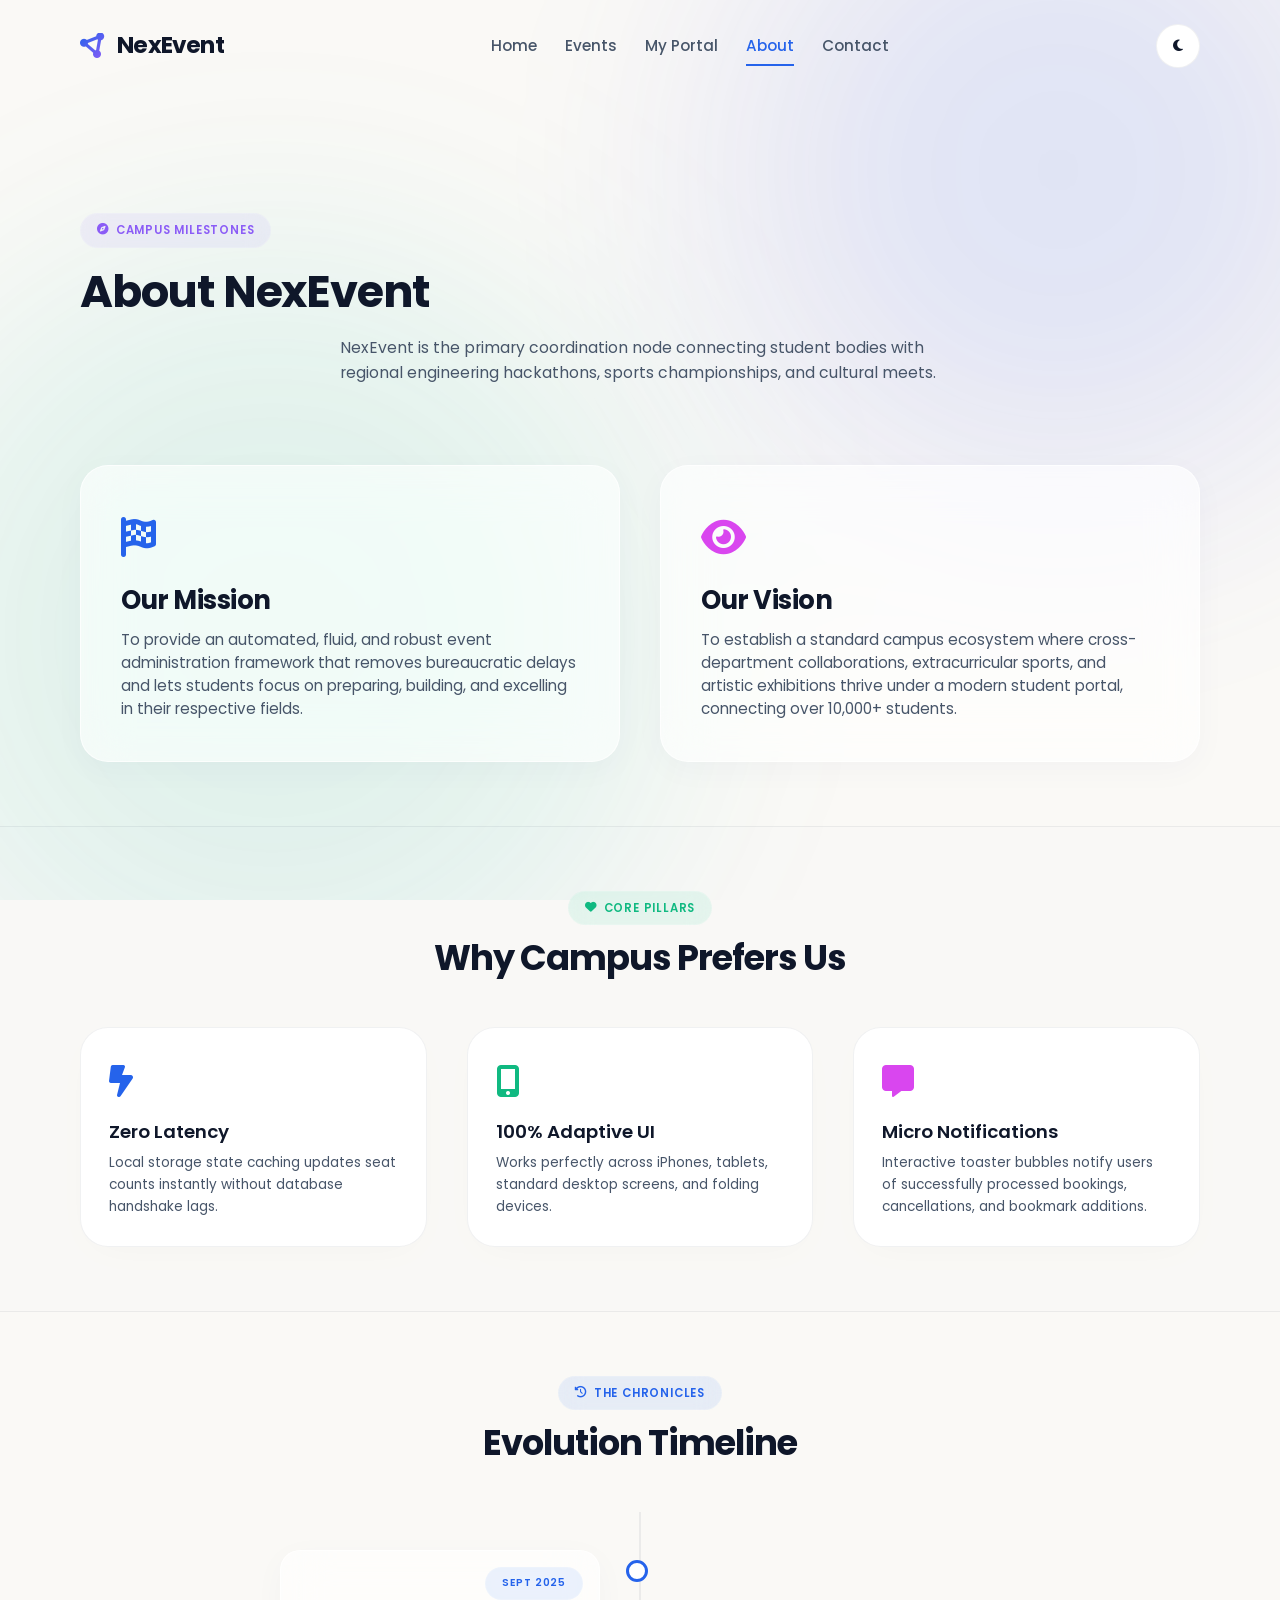
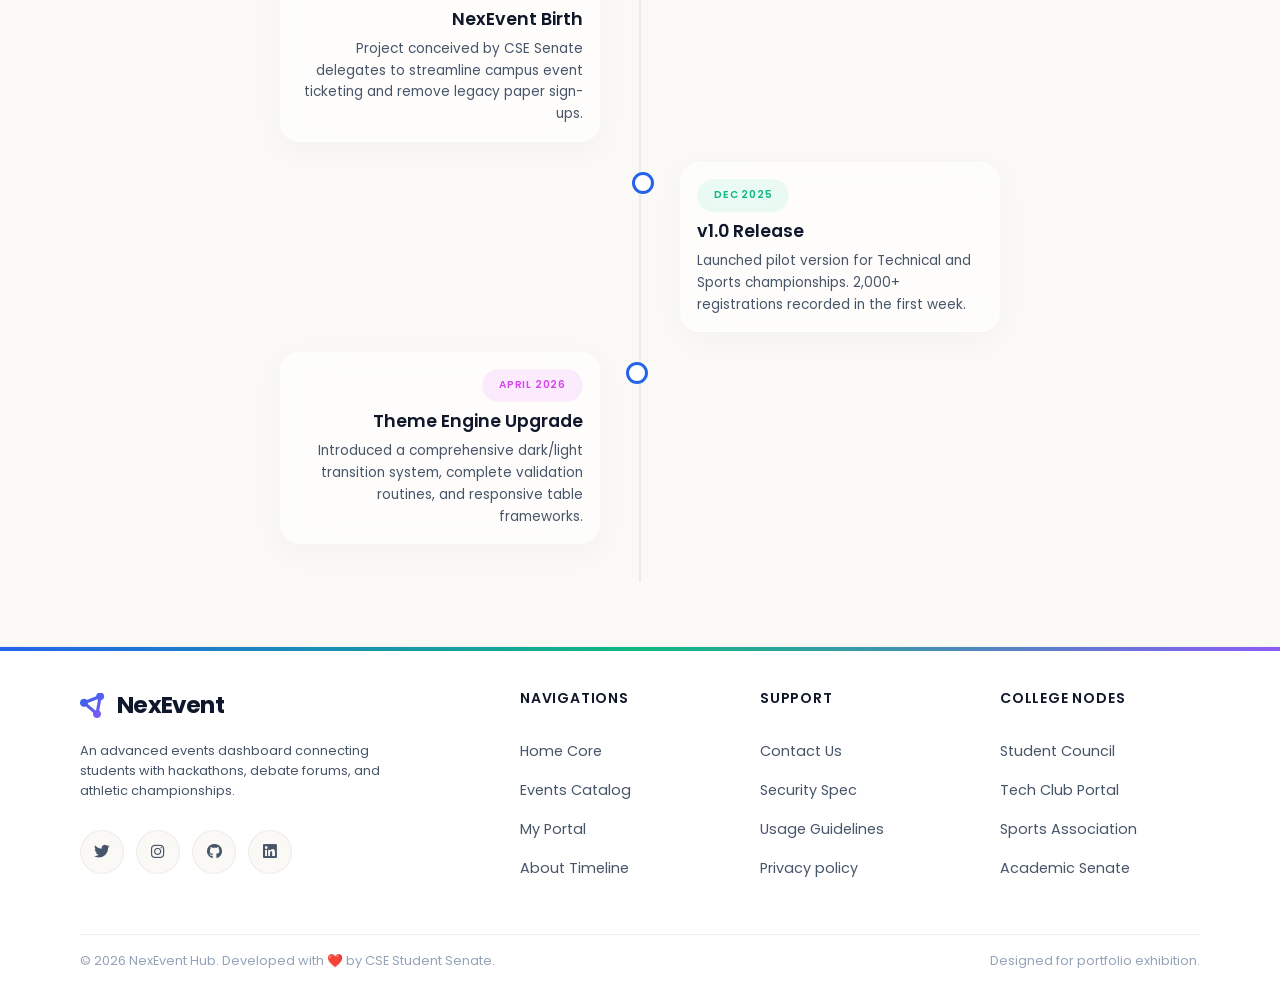
<file: about.html>
<!DOCTYPE html>
<html lang="en" data-theme="light">
<head>
    <meta charset="UTF-8">
    <meta name="viewport" content="width=device-width, initial-scale=1.0">
    <title>About Us — NexEvent Hub</title>
    <!-- Google Fonts -->
    <link rel="preconnect" href="https://fonts.googleapis.com">
    <link rel="preconnect" href="https://fonts.gstatic.com" crossorigin>
    <link href="https://fonts.googleapis.com/css2?family=Poppins:wght@300;400;500;600;700&display=swap" rel="stylesheet">
    <!-- Font Awesome -->
    <link rel="stylesheet" href="https://cdnjs.cloudflare.com/ajax/libs/font-awesome/6.4.0/css/all.min.css">
    <!-- Stylesheets -->
    <link rel="stylesheet" href="css/style.css">
    <style>
        .timeline {
            position: relative;
            max-width: 800px;
            margin: 0 auto;
            padding: var(--spacing-md) 0;
        }
        
        .timeline::after {
            content: '';
            position: absolute;
            width: 2px;
            background-color: var(--border-color);
            top: 0;
            bottom: 0;
            left: 50%;
            margin-left: -1px;
        }

        .timeline-container {
            padding: 10px 40px;
            position: relative;
            background-color: transparent;
            width: 50%;
        }

        .timeline-container::after {
            content: '';
            position: absolute;
            width: 16px;
            height: 16px;
            right: -8px;
            background-color: var(--bg-secondary);
            border: 3px solid var(--primary);
            top: 20px;
            border-radius: 50%;
            z-index: 1;
            transition: all var(--transition-normal);
        }

        .left-timeline {
            left: 0;
            text-align: right;
        }

        .right-timeline {
            left: 50%;
        }

        .right-timeline::after {
            left: -8px;
        }

        .timeline-content {
            padding: var(--spacing-sm);
            position: relative;
            border-radius: var(--radius-md);
        }

        .timeline-container:hover::after {
            background-color: var(--primary);
            transform: scale(1.3);
            box-shadow: 0 0 10px rgba(var(--primary-rgb), 0.5);
        }

        @media (max-width: 768px) {
            .timeline::after {
                left: 31px;
            }
            .timeline-container {
                width: 100%;
                padding-left: 70px;
                padding-right: 25px;
                text-align: left;
            }
            .timeline-container::after {
                left: 23px;
            }
            .left-timeline {
                left: 0;
            }
            .right-timeline {
                left: 0;
            }
        }
    </style>
</head>
<body>

    <!-- Scroll Progress Bar -->
    <div class="scroll-progress-container" aria-hidden="true">
        <div class="scroll-progress-bar"></div>
    </div>

    <!-- Preloader -->
    <div class="preloader">
        <div class="spinner" aria-hidden="true"></div>
        <div class="preloader-text">NEXEVENT STORIES</div>
    </div>

    <!-- Aurora backgrounds -->
    <div class="aurora-container" aria-hidden="true">
        <div class="aurora-mesh aurora-1 animate-aurora-1"></div>
        <div class="aurora-mesh aurora-2 animate-aurora-2"></div>
    </div>

    <!-- Header / Sticky Glass Navbar -->
    <nav class="navbar" aria-label="Main Navigation">
        <div class="container">
            <a href="index.html" class="logo" aria-label="NexEvent Home">
                <i class="fas fa-circle-nodes logo-icon" aria-hidden="true"></i> NexEvent
            </a>
            
            <ul class="nav-menu">
                <li><a href="index.html" class="nav-link">Home</a></li>
                <li><a href="events.html" class="nav-link">Events</a></li>
                <li><a href="my-registration.html" class="nav-link">My Portal</a></li>
                <li><a href="about.html" class="nav-link active">About</a></li>
                <li><a href="contact.html" class="nav-link">Contact</a></li>
            </ul>

            <div class="nav-actions">
                <button class="theme-toggle" aria-label="Toggle Color Theme" type="button">
                    <i class="fas fa-moon" aria-hidden="true"></i>
                    <i class="fas fa-sun" aria-hidden="true"></i>
                </button>
                <button class="hamburger" aria-label="Toggle Mobile Navigation Drawer" aria-expanded="false" type="button">
                    <span aria-hidden="true"></span>
                    <span aria-hidden="true"></span>
                    <span aria-hidden="true"></span>
                </button>
            </div>
        </div>
    </nav>

    <!-- Main Content -->
    <main>
        
        <!-- Header Banner Section -->
        <section class="section-padding anim-fade-in-up" style="padding-top: 100px; padding-bottom: var(--spacing-sm);">
            <div class="container text-center">
                <span class="badge badge-academic"><i class="fas fa-compass" aria-hidden="true"></i> Campus Milestones</span>
                <h1 style="font-size: var(--font-h1); margin-top: var(--spacing-xs); letter-spacing: -1.2px; font-weight: 700;">About NexEvent</h1>
                <p style="color: var(--text-secondary); max-width: 600px; margin: 8px auto 0; font-size: 0.98rem;">
                    NexEvent is the primary coordination node connecting student bodies with regional engineering hackathons, sports championships, and cultural meets.
                </p>
            </div>
        </section>

        <!-- Mission & Vision Cards -->
        <section class="section-padding reveal-on-scroll" aria-label="Mission and Vision">
            <div class="container grid-2" style="display: grid; grid-template-columns: repeat(auto-fit, minmax(min(280px, 100%), 1fr)); gap: var(--spacing-lg);">
                <!-- Mission Card -->
                <div class="glass-panel" style="padding: var(--spacing-lg);">
                    <div style="font-size: 2.5rem; color: var(--primary); margin-bottom: 10px;"><i class="fas fa-flag-checkered" aria-hidden="true"></i></div>
                    <h2 style="font-size: var(--font-h3); margin-bottom: 8px; font-weight: 700; letter-spacing: -0.5px;">Our Mission</h2>
                    <p style="color: var(--text-secondary); font-size: 0.95rem; line-height: 1.5;">
                        To provide an automated, fluid, and robust event administration framework that removes bureaucratic delays and lets students focus on preparing, building, and excelling in their respective fields.
                    </p>
                </div>
                <!-- Vision Card -->
                <div class="glass-panel" style="padding: var(--spacing-lg);">
                    <div style="font-size: 2.5rem; color: #D946EF; margin-bottom: 10px;"><i class="fas fa-eye" aria-hidden="true"></i></div>
                    <h2 style="font-size: var(--font-h3); margin-bottom: 8px; font-weight: 700; letter-spacing: -0.5px;">Our Vision</h2>
                    <p style="color: var(--text-secondary); font-size: 0.95rem; line-height: 1.5;">
                        To establish a standard campus ecosystem where cross-department collaborations, extracurricular sports, and artistic exhibitions thrive under a modern student portal, connecting over 10,000+ students.
                    </p>
                </div>
            </div>
        </section>

        <!-- Why Choose Us Grid -->
        <section class="section-padding reveal-on-scroll" style="background: rgba(var(--primary-rgb), 0.005); border-top: 1px solid var(--border-color); border-bottom: 1px solid var(--border-color);" aria-labelledby="pillars-heading">
            <div class="container">
                <div style="text-align: center; margin-bottom: var(--spacing-lg);">
                    <span class="badge badge-sports"><i class="fas fa-heart text-secondary" aria-hidden="true"></i> Core Pillars</span>
                    <h2 id="pillars-heading" style="font-size: var(--font-h2); margin-top: 5px; font-weight: 700; letter-spacing: -1px;">Why Campus Prefers Us</h2>
                </div>

                <div style="display: grid; grid-template-columns: repeat(auto-fit, minmax(min(280px, 100%), 1fr)); gap: var(--spacing-lg);">
                    <div class="card card-interactive card-tilt" style="padding: var(--spacing-md); background: var(--bg-secondary);">
                        <div style="font-size: 2rem; color: var(--primary); margin-bottom: 10px;"><i class="fas fa-bolt-lightning" aria-hidden="true"></i></div>
                        <h3 style="font-size: 1.15rem; margin-bottom: 6px; font-weight: 600;">Zero Latency</h3>
                        <p style="font-size: 0.85rem; color: var(--text-secondary);">Local storage state caching updates seat counts instantly without database handshake lags.</p>
                    </div>
                    <div class="card card-interactive card-tilt" style="padding: var(--spacing-md); background: var(--bg-secondary);">
                        <div style="font-size: 2rem; color: var(--secondary); margin-bottom: 10px;"><i class="fas fa-mobile-screen-button" aria-hidden="true"></i></div>
                        <h3 style="font-size: 1.15rem; margin-bottom: 6px; font-weight: 600;">100% Adaptive UI</h3>
                        <p style="font-size: 0.85rem; color: var(--text-secondary);">Works perfectly across iPhones, tablets, standard desktop screens, and folding devices.</p>
                    </div>
                    <div class="card card-interactive card-tilt" style="padding: var(--spacing-md); background: var(--bg-secondary);">
                        <div style="font-size: 2rem; color: #D946EF; margin-bottom: 10px;"><i class="fas fa-message" aria-hidden="true"></i></div>
                        <h3 style="font-size: 1.15rem; margin-bottom: 6px; font-weight: 600;">Micro Notifications</h3>
                        <p style="font-size: 0.85rem; color: var(--text-secondary);">Interactive toaster bubbles notify users of successfully processed bookings, cancellations, and bookmark additions.</p>
                    </div>
                </div>
            </div>
        </section>

        <!-- Timeline Section -->
        <section class="section-padding reveal-on-scroll" aria-labelledby="timeline-heading">
            <div class="container">
                <div style="text-align: center; margin-bottom: var(--spacing-lg);">
                    <span class="badge badge-tech"><i class="fas fa-history" aria-hidden="true"></i> The Chronicles</span>
                    <h2 id="timeline-heading" style="font-size: var(--font-h2); margin-top: 5px; font-weight: 700; letter-spacing: -1px;">Evolution Timeline</h2>
                </div>

                <div class="timeline">
                    <!-- Timeline Item 1 -->
                    <div class="timeline-container left-timeline">
                        <div class="timeline-content glass-panel card-glow">
                            <span class="badge badge-tech" style="font-size: 0.65rem; margin-bottom: 5px;">Sept 2025</span>
                            <h3 style="font-size: 1.1rem; font-weight: 600;">NexEvent Birth</h3>
                            <p style="font-size: 0.85rem; color: var(--text-secondary); margin-top: 5px;">
                                Project conceived by CSE Senate delegates to streamline campus event ticketing and remove legacy paper sign-ups.
                            </p>
                        </div>
                    </div>
                    <!-- Timeline Item 2 -->
                    <div class="timeline-container right-timeline">
                        <div class="timeline-content glass-panel card-glow">
                            <span class="badge badge-sports" style="font-size: 0.65rem; margin-bottom: 5px;">Dec 2025</span>
                            <h3 style="font-size: 1.1rem; font-weight: 600;">v1.0 Release</h3>
                            <p style="font-size: 0.85rem; color: var(--text-secondary); margin-top: 5px;">
                                Launched pilot version for Technical and Sports championships. 2,000+ registrations recorded in the first week.
                            </p>
                        </div>
                    </div>
                    <!-- Timeline Item 3 -->
                    <div class="timeline-container left-timeline">
                        <div class="timeline-content glass-panel card-glow">
                            <span class="badge badge-cultural" style="font-size: 0.65rem; margin-bottom: 5px;">April 2026</span>
                            <h3 style="font-size: 1.1rem; font-weight: 600;">Theme Engine Upgrade</h3>
                            <p style="font-size: 0.85rem; color: var(--text-secondary); margin-top: 5px;">
                                Introduced a comprehensive dark/light transition system, complete validation routines, and responsive table frameworks.
                            </p>
                        </div>
                    </div>
                </div>
            </div>
        </section>

    </main>

    <!-- Back to top -->
    <button class="back-to-top" aria-label="Scroll Back To Top" type="button"><i class="fas fa-arrow-up" aria-hidden="true"></i></button>

    <!-- Footer -->
    <footer aria-label="Footer Area">
        <div class="footer-waves" aria-hidden="true"></div>
        <div class="container">
            <div class="footer-content">
                <div class="footer-brand">
                    <a href="index.html" class="logo" aria-label="NexEvent Home">
                        <i class="fas fa-circle-nodes logo-icon" aria-hidden="true"></i> NexEvent
                    </a>
                    <p class="footer-description">
                        An advanced events dashboard connecting students with hackathons, debate forums, and athletic championships.
                    </p>
                    <div class="footer-socials">
                        <a href="#" class="social-icon" aria-label="Twitter Page"><i class="fab fa-twitter" aria-hidden="true"></i></a>
                        <a href="#" class="social-icon" aria-label="Instagram Page"><i class="fab fa-instagram" aria-hidden="true"></i></a>
                        <a href="#" class="social-icon" aria-label="GitHub Page"><i class="fab fa-github" aria-hidden="true"></i></a>
                        <a href="#" class="social-icon" aria-label="LinkedIn Page"><i class="fab fa-linkedin" aria-hidden="true"></i></a>
                    </div>
                </div>
                <div>
                    <h3 class="footer-heading">Navigations</h3>
                    <ul class="footer-links">
                        <li><a href="index.html">Home Core</a></li>
                        <li><a href="events.html">Events Catalog</a></li>
                        <li><a href="my-registration.html">My Portal</a></li>
                        <li><a href="about.html">About Timeline</a></li>
                    </ul>
                </div>
                <div>
                    <h3 class="footer-heading">Support</h3>
                    <ul class="footer-links">
                        <li><a href="contact.html">Contact Us</a></li>
                        <li><a href="#">Security Spec</a></li>
                        <li><a href="#">Usage Guidelines</a></li>
                        <li><a href="#">Privacy policy</a></li>
                    </ul>
                </div>
                <div>
                    <h3 class="footer-heading">College Nodes</h3>
                    <ul class="footer-links">
                        <li><a href="https://github.com" target="_blank" rel="noopener noreferrer">Student Council</a></li>
                        <li><a href="#">Tech Club Portal</a></li>
                        <li><a href="#">Sports Association</a></li>
                        <li><a href="#">Academic Senate</a></li>
                    </ul>
                </div>
            </div>
            <div class="footer-bottom">
                <p>&copy; 2026 NexEvent Hub. Developed with ❤️ by CSE Student Senate.</p>
                <p>Designed for portfolio exhibition.</p>
            </div>
        </div>
    </footer>

    <!-- Scripts -->
    <script src="js/theme.js"></script>
    <script src="js/storage.js"></script>
    <script src="js/events.js"></script>
    <script src="js/modal.js"></script>
    <script src="js/counter.js"></script>
    <script src="js/countdown.js"></script>
    <script src="js/search.js"></script>
    <script src="js/sort.js"></script>
    <script src="js/filter.js"></script>
    <script src="js/animation.js"></script>
    <script src="js/app.js"></script>
</body>
</html>
</file>
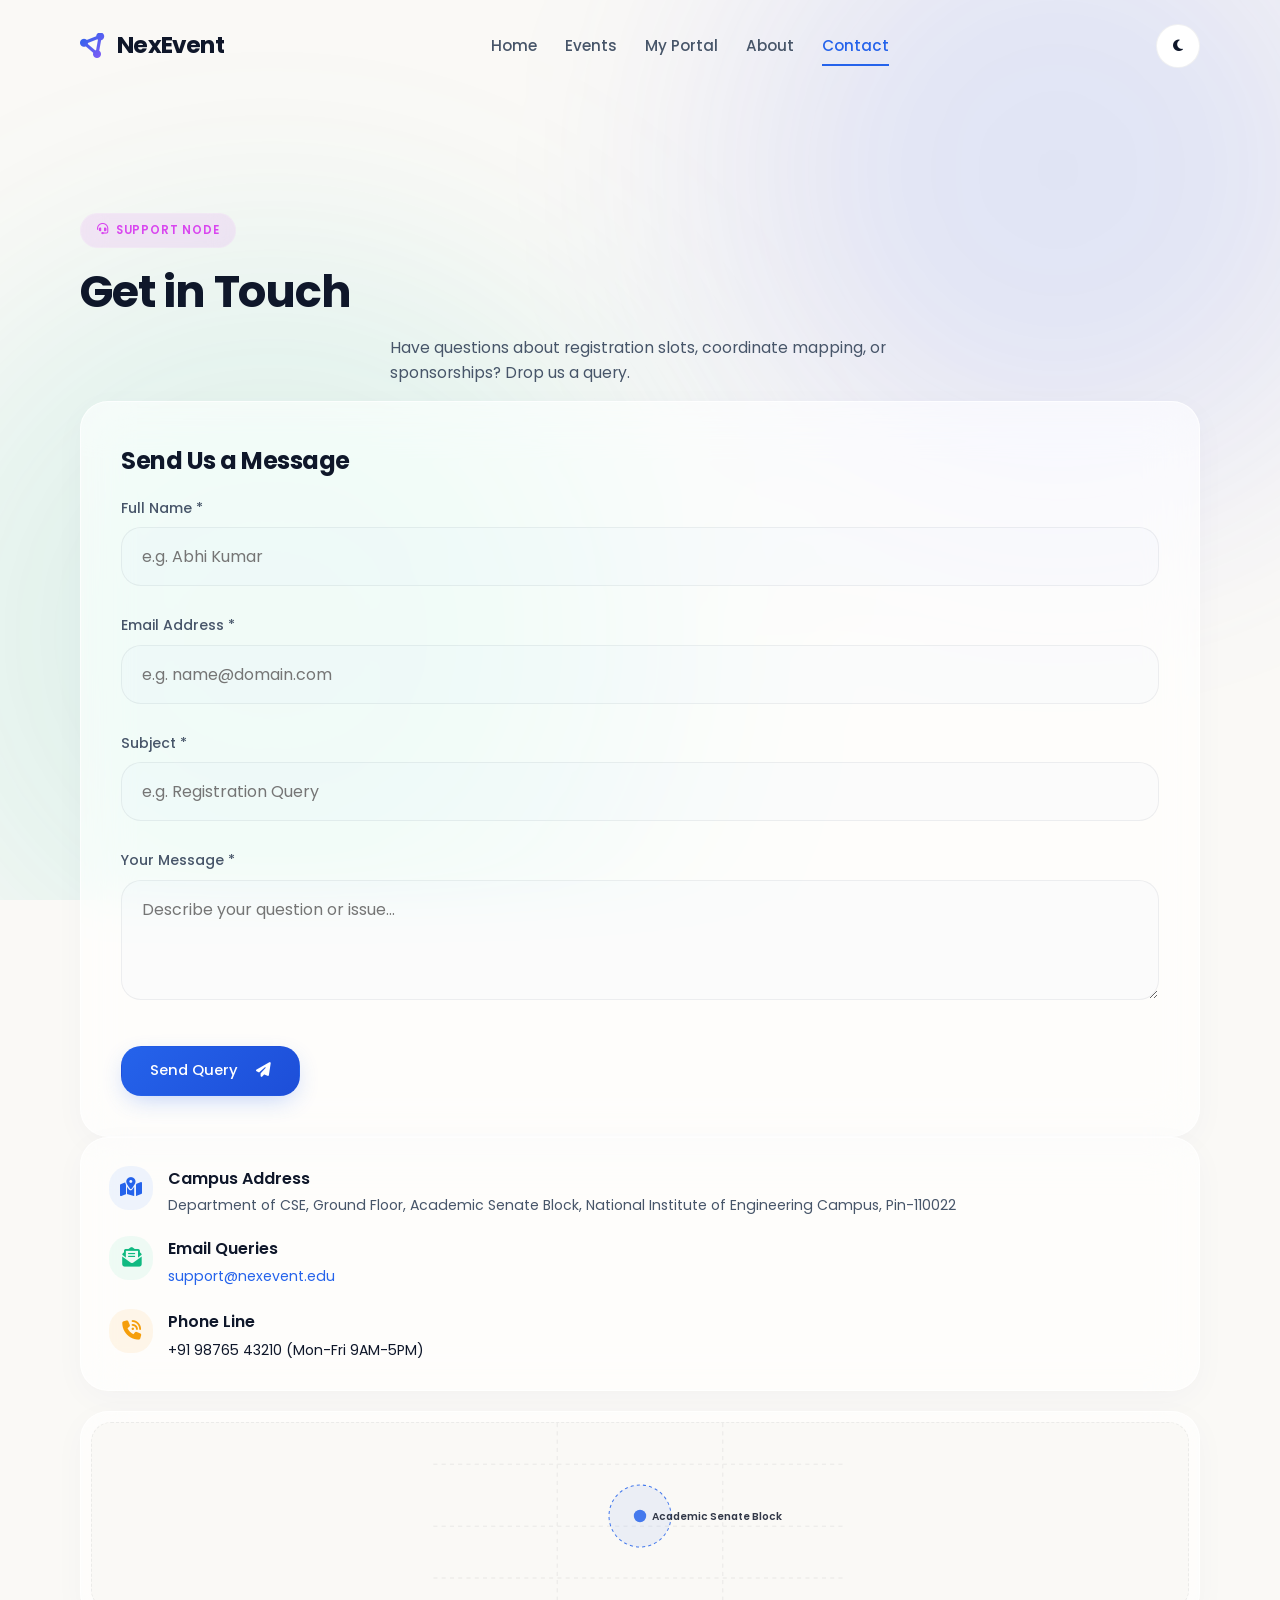
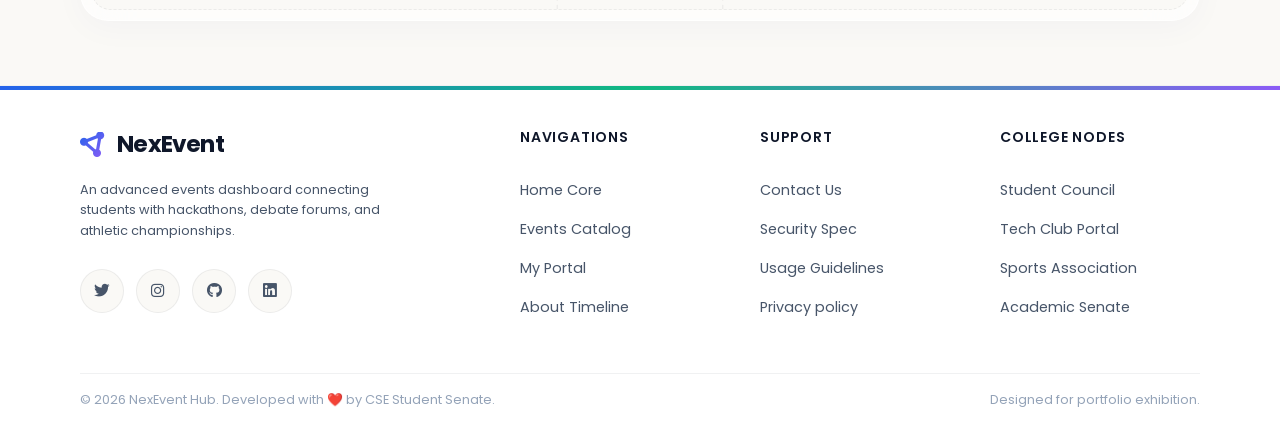
<file: contact.html>
<!DOCTYPE html>
<html lang="en" data-theme="light">
<head>
    <meta charset="UTF-8">
    <meta name="viewport" content="width=device-width, initial-scale=1.0">
    <title>Contact Us — Get in touch with NexEvent Senate</title>
    <!-- Google Fonts -->
    <link rel="preconnect" href="https://fonts.googleapis.com">
    <link rel="preconnect" href="https://fonts.gstatic.com" crossorigin>
    <link href="https://fonts.googleapis.com/css2?family=Poppins:wght@300;400;500;600;700&display=swap" rel="stylesheet">
    <!-- Font Awesome -->
    <link rel="stylesheet" href="https://cdnjs.cloudflare.com/ajax/libs/font-awesome/6.4.0/css/all.min.css">
    <!-- Stylesheets -->
    <link rel="stylesheet" href="css/style.css">
</head>
<body>

    <!-- Scroll Progress Bar -->
    <div class="scroll-progress-container" aria-hidden="true">
        <div class="scroll-progress-bar"></div>
    </div>

    <!-- Preloader -->
    <div class="preloader">
        <div class="spinner" aria-hidden="true"></div>
        <div class="preloader-text">NEXEVENT DIRECTORY</div>
    </div>

    <!-- Aurora backgrounds -->
    <div class="aurora-container" aria-hidden="true">
        <div class="aurora-mesh aurora-1 animate-aurora-1"></div>
        <div class="aurora-mesh aurora-2 animate-aurora-2"></div>
    </div>

    <!-- Header / Sticky Glass Navbar -->
    <nav class="navbar" aria-label="Main Navigation">
        <div class="container">
            <a href="index.html" class="logo" aria-label="NexEvent Home">
                <i class="fas fa-circle-nodes logo-icon" aria-hidden="true"></i> NexEvent
            </a>
            
            <ul class="nav-menu">
                <li><a href="index.html" class="nav-link">Home</a></li>
                <li><a href="events.html" class="nav-link">Events</a></li>
                <li><a href="my-registration.html" class="nav-link">My Portal</a></li>
                <li><a href="about.html" class="nav-link">About</a></li>
                <li><a href="contact.html" class="nav-link active">Contact</a></li>
            </ul>

            <div class="nav-actions">
                <button class="theme-toggle" aria-label="Toggle Color Theme" type="button">
                    <i class="fas fa-moon" aria-hidden="true"></i>
                    <i class="fas fa-sun" aria-hidden="true"></i>
                </button>
                <button class="hamburger" aria-label="Toggle Mobile Navigation Drawer" aria-expanded="false" type="button">
                    <span aria-hidden="true"></span>
                    <span aria-hidden="true"></span>
                    <span aria-hidden="true"></span>
                </button>
            </div>
        </div>
    </nav>

    <!-- Main Content -->
    <main>
        
        <!-- Header Banner Section -->
        <section class="section-padding anim-fade-in-up" style="padding-top: 100px; padding-bottom: var(--spacing-sm);">
            <div class="container text-center">
                <span class="badge badge-cultural"><i class="fas fa-headset text-secondary" aria-hidden="true"></i> Support Node</span>
                <h1 style="font-size: var(--font-h1); margin-top: var(--spacing-xs); letter-spacing: -1.2px; font-weight: 700;">Get in Touch</h1>
                <p style="color: var(--text-secondary); max-width: 500px; margin: 8px auto 0; font-size: 0.98rem;">
                    Have questions about registration slots, coordinate mapping, or sponsorships? Drop us a query.
                </p>
            </div>
        </section>

        <!-- Contact Section Content -->
        <section class="section-padding" style="padding-top: 0;">
            <div class="container grid-2" style="align-items: flex-start; gap: 40px;">
                
                <!-- Left Column Form Panel -->
                <div class="glass-panel card-glow" style="padding: var(--spacing-lg); width: 100%;">
                    <h2 style="font-size: 1.5rem; margin-bottom: var(--spacing-sm); font-weight: 700; letter-spacing:-0.5px;">Send Us a Message</h2>
                    <form id="contact-form" novalidate aria-label="Contact support form">
                        
                        <div class="form-group">
                            <label class="form-label" for="contact-name">Full Name *</label>
                            <input type="text" id="contact-name" name="name" class="form-input" placeholder="e.g. Abhi Kumar" required>
                        </div>

                        <div class="form-group">
                            <label class="form-label" for="contact-email">Email Address *</label>
                            <input type="email" id="contact-email" name="email" class="form-input" placeholder="e.g. name@domain.com" required>
                        </div>

                        <div class="form-group">
                            <label class="form-label" for="contact-subject">Subject *</label>
                            <input type="text" id="contact-subject" name="subject" class="form-input" placeholder="e.g. Registration Query" required>
                        </div>

                        <div class="form-group">
                            <label class="form-label" for="contact-message">Your Message *</label>
                            <textarea id="contact-message" name="message" class="form-input" placeholder="Describe your question or issue..." style="min-height: 120px; resize: vertical;" required></textarea>
                        </div>

                        <button type="submit" class="btn btn-primary btn-magnetic w-full" style="margin-top: 10px;">Send Query <i class="fas fa-paper-plane" style="margin-left: 8px;" aria-hidden="true"></i></button>

                    </form>
                </div>

                <!-- Right Column Contact Details -->
                <div style="display: flex; flex-direction: column; gap: 20px; width:100%;">
                    
                    <!-- Details Info Deck -->
                    <div class="glass-panel card-glow" style="padding: var(--spacing-md); display: flex; flex-direction: column; gap: 20px;">
                        
                        <!-- Location Detail -->
                        <div style="display: flex; gap: 15px; align-items: flex-start;">
                            <div style="width: 44px; height: 44px; border-radius: var(--radius-md); background: rgba(59, 130, 246, 0.08); color: var(--primary); display: flex; align-items: center; justify-content: center; font-size: 1.2rem; flex-shrink: 0;" aria-hidden="true">
                                <i class="fas fa-map-marked-alt"></i>
                            </div>
                            <div>
                                <h3 style="font-size: 1rem; font-weight: 600; margin-bottom: 3px;">Campus Address</h3>
                                <p style="font-size: 0.88rem; color: var(--text-secondary); line-height: 1.5;">
                                    Department of CSE, Ground Floor, Academic Senate Block, National Institute of Engineering Campus, Pin-110022
                                </p>
                            </div>
                        </div>

                        <!-- Mail Detail -->
                        <div style="display: flex; gap: 15px; align-items: flex-start;">
                            <div style="width: 44px; height: 44px; border-radius: var(--radius-md); background: rgba(52, 211, 153, 0.08); color: var(--secondary); display: flex; align-items: center; justify-content: center; font-size: 1.2rem; flex-shrink: 0;" aria-hidden="true">
                                <i class="fas fa-envelope-open-text"></i>
                            </div>
                            <div>
                                <h3 style="font-size: 1rem; font-weight: 600; margin-bottom: 3px;">Email Queries</h3>
                                <a href="mailto:support@nexevent.edu" style="font-size: 0.88rem; color: var(--primary); line-height: 1.5;">support@nexevent.edu</a>
                            </div>
                        </div>

                        <!-- Phone Detail -->
                        <div style="display: flex; gap: 15px; align-items: flex-start;">
                            <div style="width: 44px; height: 44px; border-radius: var(--radius-md); background: rgba(245, 158, 11, 0.08); color: #F59E0B; display: flex; align-items: center; justify-content: center; font-size: 1.2rem; flex-shrink: 0;" aria-hidden="true">
                                <i class="fas fa-phone-volume"></i>
                            </div>
                            <div>
                                <h3 style="font-size: 1rem; font-weight: 600; margin-bottom: 3px;">Phone Line</h3>
                                <a href="tel:+919876543210" style="font-size: 0.88rem; color: var(--text-primary); line-height: 1.5;">+91 98765 43210 (Mon-Fri 9AM-5PM)</a>
                            </div>
                        </div>

                    </div>

                    <!-- Embedded Map Placeholder -->
                    <div class="glass-panel card-glow" style="padding: 10px; height: 210px; overflow: hidden; display: flex; flex-direction: column;">
                        <div style="flex-grow: 1; border-radius: var(--radius-md); overflow: hidden; background: var(--bg-primary); position: relative; display: flex; align-items: center; justify-content: center; border: 1px dashed var(--border-color);" aria-hidden="true">
                            <!-- Aesthetic SVG Map Graphic -->
                            <svg viewBox="0 0 400 180" style="width: 100%; height: 100%; opacity: 0.85;">
                                <path d="M 0 40 L 400 40 M 0 100 L 400 100 M 0 150 L 400 150 M 120 0 L 120 180 M 280 0 L 280 180" stroke="var(--border-color)" stroke-width="1.5" stroke-dasharray="4 4" fill="none"/>
                                <circle cx="200" cy="90" r="30" fill="rgba(var(--primary-rgb), 0.08)" stroke="var(--primary)" stroke-width="1" stroke-dasharray="3 3"/>
                                <circle cx="200" cy="90" r="6" fill="var(--primary)"/>
                                <text x="212" y="94" font-family="'Poppins'" font-size="10" font-weight="600" fill="var(--text-primary)">Academic Senate Block</text>
                            </svg>
                        </div>
                    </div>

                </div>

            </div>
        </section>

    </main>

    <!-- Back to top -->
    <button class="back-to-top" aria-label="Scroll Back To Top" type="button"><i class="fas fa-arrow-up" aria-hidden="true"></i></button>

    <!-- Footer -->
    <footer aria-label="Footer Area">
        <div class="footer-waves" aria-hidden="true"></div>
        <div class="container">
            <div class="footer-content">
                <div class="footer-brand">
                    <a href="index.html" class="logo" aria-label="NexEvent Home">
                        <i class="fas fa-circle-nodes logo-icon" aria-hidden="true"></i> NexEvent
                    </a>
                    <p class="footer-description">
                        An advanced events dashboard connecting students with hackathons, debate forums, and athletic championships.
                    </p>
                    <div class="footer-socials">
                        <a href="#" class="social-icon" aria-label="Twitter Page"><i class="fab fa-twitter" aria-hidden="true"></i></a>
                        <a href="#" class="social-icon" aria-label="Instagram Page"><i class="fab fa-instagram" aria-hidden="true"></i></a>
                        <a href="#" class="social-icon" aria-label="GitHub Page"><i class="fab fa-github" aria-hidden="true"></i></a>
                        <a href="#" class="social-icon" aria-label="LinkedIn Page"><i class="fab fa-linkedin" aria-hidden="true"></i></a>
                    </div>
                </div>
                <div>
                    <h3 class="footer-heading">Navigations</h3>
                    <ul class="footer-links">
                        <li><a href="index.html">Home Core</a></li>
                        <li><a href="events.html">Events Catalog</a></li>
                        <li><a href="my-registration.html">My Portal</a></li>
                        <li><a href="about.html">About Timeline</a></li>
                    </ul>
                </div>
                <div>
                    <h3 class="footer-heading">Support</h3>
                    <ul class="footer-links">
                        <li><a href="contact.html">Contact Us</a></li>
                        <li><a href="#">Security Spec</a></li>
                        <li><a href="#">Usage Guidelines</a></li>
                        <li><a href="#">Privacy policy</a></li>
                    </ul>
                </div>
                <div>
                    <h3 class="footer-heading">College Nodes</h3>
                    <ul class="footer-links">
                        <li><a href="https://github.com" target="_blank" rel="noopener noreferrer">Student Council</a></li>
                        <li><a href="#">Tech Club Portal</a></li>
                        <li><a href="#">Sports Association</a></li>
                        <li><a href="#">Academic Senate</a></li>
                    </ul>
                </div>
            </div>
            <div class="footer-bottom">
                <p>&copy; 2026 NexEvent Hub. Developed with ❤️ by CSE Student Senate.</p>
                <p>Designed for portfolio exhibition.</p>
            </div>
        </div>
    </footer>

    <!-- Scripts -->
    <script src="js/theme.js"></script>
    <script src="js/storage.js"></script>
    <script src="js/events.js"></script>
    <script src="js/validation.js"></script>
    <script src="js/modal.js"></script>
    <script src="js/counter.js"></script>
    <script src="js/countdown.js"></script>
    <script src="js/search.js"></script>
    <script src="js/sort.js"></script>
    <script src="js/filter.js"></script>
    <script src="js/animation.js"></script>
    <script src="js/app.js"></script>

    <!-- Page Specific Script -->
    <script>
        document.addEventListener('DOMContentLoaded', () => {
            const form = document.getElementById('contact-form');
            
            FormValidation.initRealtimeValidation(form);

            if (form) {
                form.addEventListener('submit', (e) => {
                    e.preventDefault();

                    const nameInput = form.querySelector('[name="name"]');
                    const emailInput = form.querySelector('[name="email"]');
                    const subjectInput = form.querySelector('[name="subject"]');
                    const messageInput = form.querySelector('[name="message"]');

                    let isValid = true;

                    if (nameInput && nameInput.value.trim().length < 3) {
                        FormValidation.showError(nameInput, "Please enter your name (min 3 characters).");
                        isValid = false;
                    }

                    if (emailInput) {
                        if (!emailInput.value.trim()) {
                            FormValidation.showError(emailInput, "Email address is required.");
                            isValid = false;
                        } else if (!FormValidation.isValidEmail(emailInput.value)) {
                            FormValidation.showError(emailInput, "Please enter a valid email address.");
                            isValid = false;
                        }
                    }

                    if (subjectInput && !subjectInput.value.trim()) {
                        FormValidation.showError(subjectInput, "Subject line is required.");
                        isValid = false;
                    }

                    if (messageInput && messageInput.value.trim().length < 10) {
                        FormValidation.showError(messageInput, "Message body must be at least 10 characters long.");
                        isValid = false;
                    }

                    if (!isValid) {
                        App.showToast("Message Invalid", "Please fill in all required contact fields.", "error");
                        return;
                    }

                    App.showToast("Message Sent!", "Thank you. Senate delegates will reply shortly.", "success");
                    form.reset();
                });
            }
        });
    </script>
</body>
</html>
</file>
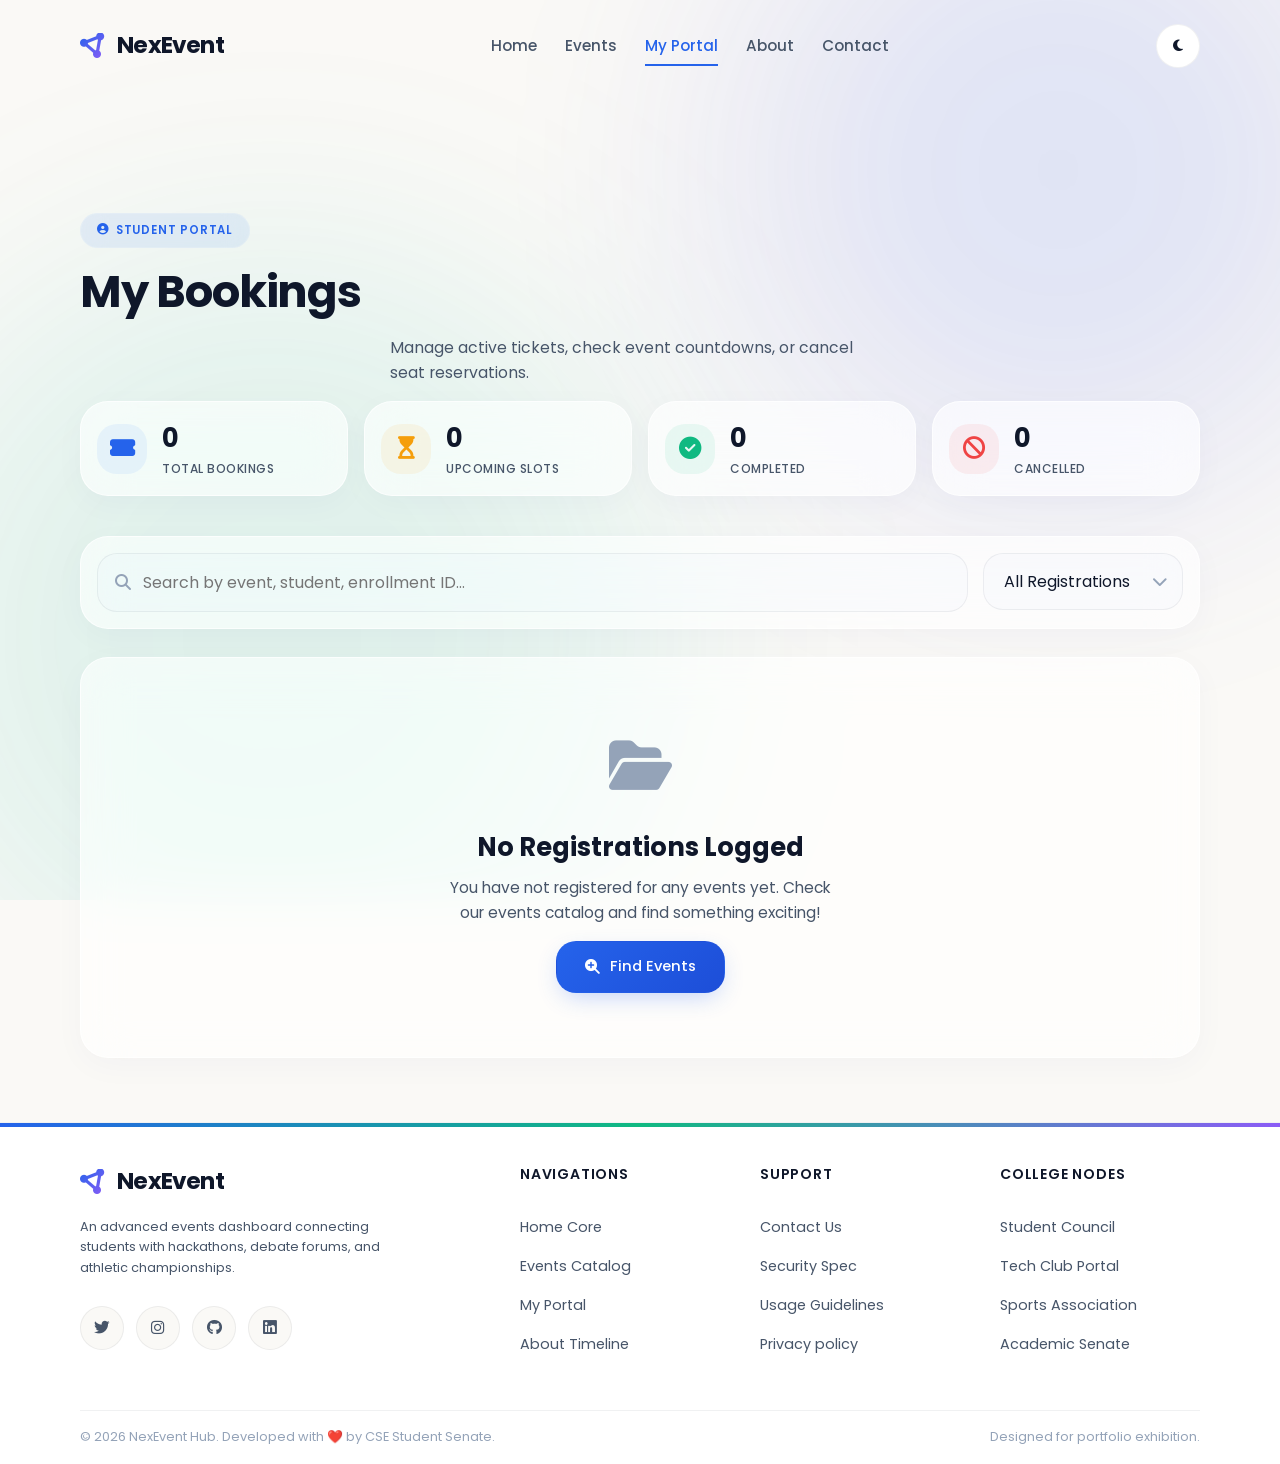
<file: my-registration.html>
<!DOCTYPE html>
<html lang="en" data-theme="light">
<head>
    <meta charset="UTF-8">
    <meta name="viewport" content="width=device-width, initial-scale=1.0">
    <title>My Registrations — NexEvent Hub</title>
    <!-- Google Fonts -->
    <link rel="preconnect" href="https://fonts.googleapis.com">
    <link rel="preconnect" href="https://fonts.gstatic.com" crossorigin>
    <link href="https://fonts.googleapis.com/css2?family=Poppins:wght@300;400;500;600;700&display=swap" rel="stylesheet">
    <!-- Font Awesome -->
    <link rel="stylesheet" href="https://cdnjs.cloudflare.com/ajax/libs/font-awesome/6.4.0/css/all.min.css">
    <!-- Stylesheets -->
    <link rel="stylesheet" href="css/style.css">
</head>
<body>

    <!-- Scroll Progress Bar -->
    <div class="scroll-progress-container" aria-hidden="true">
        <div class="scroll-progress-bar"></div>
    </div>

    <!-- Preloader -->
    <div class="preloader">
        <div class="spinner" aria-hidden="true"></div>
        <div class="preloader-text">SYNCING PROFILE</div>
    </div>

    <!-- Aurora backgrounds -->
    <div class="aurora-container" aria-hidden="true">
        <div class="aurora-mesh aurora-1 animate-aurora-1"></div>
        <div class="aurora-mesh aurora-2 animate-aurora-2"></div>
    </div>

    <!-- Header / Sticky Glass Navbar -->
    <nav class="navbar" aria-label="Main Navigation">
        <div class="container">
            <a href="index.html" class="logo" aria-label="NexEvent Home">
                <i class="fas fa-circle-nodes logo-icon" aria-hidden="true"></i> NexEvent
            </a>
            
            <ul class="nav-menu">
                <li><a href="index.html" class="nav-link">Home</a></li>
                <li><a href="events.html" class="nav-link">Events</a></li>
                <li><a href="my-registration.html" class="nav-link active">My Portal</a></li>
                <li><a href="about.html" class="nav-link">About</a></li>
                <li><a href="contact.html" class="nav-link">Contact</a></li>
            </ul>

            <div class="nav-actions">
                <button class="theme-toggle" aria-label="Toggle Color Theme" type="button">
                    <i class="fas fa-moon" aria-hidden="true"></i>
                    <i class="fas fa-sun" aria-hidden="true"></i>
                </button>
                <button class="hamburger" aria-label="Toggle Mobile Navigation Drawer" aria-expanded="false" type="button">
                    <span aria-hidden="true"></span>
                    <span aria-hidden="true"></span>
                    <span aria-hidden="true"></span>
                </button>
            </div>
        </div>
    </nav>

    <!-- Main Content -->
    <main>
        
        <!-- Header Banner Section -->
        <section class="section-padding anim-fade-in-up" style="padding-top: 100px; padding-bottom: var(--spacing-sm);">
            <div class="container text-center">
                <span class="badge badge-tech"><i class="fas fa-user-circle" aria-hidden="true"></i> Student Portal</span>
                <h1 style="font-size: var(--font-h1); margin-top: var(--spacing-xs); letter-spacing: -1.2px; font-weight: 700;">My Bookings</h1>
                <p style="color: var(--text-secondary); max-width: 500px; margin: 8px auto 0; font-size: 0.98rem;">
                    Manage active tickets, check event countdowns, or cancel seat reservations.
                </p>
            </div>
        </section>

        <!-- Stats Grid Section -->
        <section class="reveal-on-scroll" style="margin-bottom: var(--spacing-lg);" aria-label="Booking Statistics Summary">
            <div class="container">
                <div class="grid-4" style="display: grid; grid-template-columns: repeat(auto-fit, minmax(min(220px, 100%), 1fr)); gap: var(--spacing-sm);">
                    <!-- Stat Card 1 -->
                    <div class="glass-panel" style="padding: var(--spacing-sm); display: flex; align-items: center; gap: 15px;">
                        <div style="width: 50px; height: 50px; border-radius: var(--radius-md); background: rgba(59, 130, 246, 0.08); color: var(--primary); display: flex; align-items: center; justify-content: center; font-size: 1.4rem;" aria-hidden="true">
                            <i class="fas fa-ticket-alt"></i>
                        </div>
                        <div>
                            <h3 id="stat-total" class="stat-number" data-target="0" style="font-size: 1.6rem; font-weight: 700; letter-spacing:-0.5px;">0</h3>
                            <p style="font-size: 0.75rem; color: var(--text-secondary); text-transform: uppercase; letter-spacing:0.5px; font-weight:500;">Total bookings</p>
                        </div>
                    </div>
                    <!-- Stat Card 2 -->
                    <div class="glass-panel" style="padding: var(--spacing-sm); display: flex; align-items: center; gap: 15px;">
                        <div style="width: 50px; height: 50px; border-radius: var(--radius-md); background: rgba(245, 158, 11, 0.08); color: #F59E0B; display: flex; align-items: center; justify-content: center; font-size: 1.4rem;" aria-hidden="true">
                            <i class="fas fa-hourglass-start"></i>
                        </div>
                        <div>
                            <h3 id="stat-upcoming" class="stat-number" data-target="0" style="font-size: 1.6rem; font-weight: 700; letter-spacing:-0.5px;">0</h3>
                            <p style="font-size: 0.75rem; color: var(--text-secondary); text-transform: uppercase; letter-spacing:0.5px; font-weight:500;">Upcoming slots</p>
                        </div>
                    </div>
                    <!-- Stat Card 3 -->
                    <div class="glass-panel" style="padding: var(--spacing-sm); display: flex; align-items: center; gap: 15px;">
                        <div style="width: 50px; height: 50px; border-radius: var(--radius-md); background: rgba(16, 185, 129, 0.08); color: var(--secondary); display: flex; align-items: center; justify-content: center; font-size: 1.4rem;" aria-hidden="true">
                            <i class="fas fa-circle-check"></i>
                        </div>
                        <div>
                            <h3 id="stat-completed" class="stat-number" data-target="0" style="font-size: 1.6rem; font-weight: 700; letter-spacing:-0.5px;">0</h3>
                            <p style="font-size: 0.75rem; color: var(--text-secondary); text-transform: uppercase; letter-spacing:0.5px; font-weight:500;">Completed</p>
                        </div>
                    </div>
                    <!-- Stat Card 4 -->
                    <div class="glass-panel" style="padding: var(--spacing-sm); display: flex; align-items: center; gap: 15px;">
                        <div style="width: 50px; height: 50px; border-radius: var(--radius-md); background: rgba(239, 68, 68, 0.08); color: var(--danger); display: flex; align-items: center; justify-content: center; font-size: 1.4rem;" aria-hidden="true">
                            <i class="fas fa-ban"></i>
                        </div>
                        <div>
                            <h3 id="stat-cancelled" class="stat-number" data-target="0" style="font-size: 1.6rem; font-weight: 700; letter-spacing:-0.5px;">0</h3>
                            <p style="font-size: 0.75rem; color: var(--text-secondary); text-transform: uppercase; letter-spacing:0.5px; font-weight:500;">Cancelled</p>
                        </div>
                    </div>
                </div>
            </div>
        </section>

        <!-- Dashboard Filtering Panel -->
        <section class="reveal-on-scroll" style="margin-bottom: var(--spacing-md);" aria-label="Search and Filter Registrations">
            <div class="container">
                <div class="glass-panel" style="padding: var(--spacing-sm); display: flex; flex-direction: column; gap: var(--spacing-sm);">
                    <div style="display: flex; gap: 15px; flex-wrap: wrap;">
                        
                        <!-- Search Box -->
                        <div style="flex-grow: 1; position: relative; min-width: 250px;">
                            <label for="reg-search" class="sr-only" style="position:absolute; width:1px; height:1px; padding:0; margin:-1px; overflow:hidden; clip:rect(0,0,0,0); border:0;">Search registrations</label>
                            <i class="fas fa-search" style="position: absolute; left: 18px; top: 50%; transform: translateY(-50%); color: var(--text-muted); font-size: 1rem;" aria-hidden="true"></i>
                            <input type="text" id="reg-search" class="form-input" placeholder="Search by event, student, enrollment ID..." style="padding-left: 45px; width: 100%;">
                        </div>

                        <!-- Status Filter Dropdown -->
                        <div style="width: 200px; position: relative;">
                            <label for="reg-filter-status" class="sr-only" style="position:absolute; width:1px; height:1px; padding:0; margin:-1px; overflow:hidden; clip:rect(0,0,0,0); border:0;">Filter by status</label>
                            <select id="reg-filter-status" class="form-input" style="padding-right: 35px; cursor: pointer; appearance: none; -webkit-appearance: none;">
                                <option value="all">All Registrations</option>
                                <option value="registered">Active</option>
                                <option value="cancelled">Cancelled</option>
                            </select>
                            <i class="fas fa-chevron-down" style="position: absolute; right: 15px; top: 50%; transform: translateY(-50%); color: var(--text-muted); pointer-events: none;" aria-hidden="true"></i>
                        </div>

                    </div>
                </div>
            </div>
        </section>

        <!-- Dashboard Table Content -->
        <section class="section-padding" style="padding-top: 0;" aria-label="Registrations Table Results">
            <div class="container">
                
                <div class="table-container" id="reg-table-container">
                    <!-- Added Swipe Help Indicator for Mobile Screen Sizes -->
                    <div style="font-size:0.75rem; color:var(--text-muted); text-align:right; margin-bottom: 5px; display:block; padding-right:10px;" aria-hidden="true">
                        <i class="fas fa-right-left"></i> Scroll horizontally to view actions
                    </div>
                    <table class="responsive-table">
                        <thead>
                            <tr>
                                <th>Ticket ID</th>
                                <th>Student Details</th>
                                <th>Event Details</th>
                                <th>Booked On</th>
                                <th>Status</th>
                                <th style="text-align: right;">Actions</th>
                            </tr>
                        </thead>
                        <tbody id="registrations-tbody">
                            <!-- Populated dynamically via JS -->
                        </tbody>
                    </table>
                </div>

                <!-- Empty State -->
                <div id="no-registrations-message" class="glass-panel text-center" style="display: none; padding: var(--spacing-xl); text-align: center;">
                    <div style="font-size: 3.5rem; color: var(--text-muted); margin-bottom: var(--spacing-sm);"><i class="fas fa-folder-open" aria-hidden="true"></i></div>
                    <h3>No Registrations Logged</h3>
                    <p style="color: var(--text-secondary); max-width: 400px; margin: 8px auto 0;">
                        You have not registered for any events yet. Check our events catalog and find something exciting!
                    </p>
                    <a href="events.html" class="btn btn-primary btn-magnetic" style="margin-top: 15px;"><i class="fas fa-search-plus" aria-hidden="true"></i> Find Events</a>
                </div>

            </div>
        </section>

    </main>

    <!-- Cancellation Confirmation Modal -->
    <div id="cancel-confirm-modal" class="modal-overlay" aria-modal="true" role="dialog" aria-labelledby="cancel-modal-title">
        <div class="modal-container anim-scale-in" style="max-width: 450px;">
            <div class="modal-header" style="background: rgba(239, 68, 68, 0.03);">
                <h3 class="modal-title text-danger" id="cancel-modal-title"><i class="fas fa-triangle-exclamation" aria-hidden="true"></i> Cancel Seat Booking</h3>
                <button class="modal-close" aria-label="Close Cancel Modal" type="button"><i class="fas fa-times" aria-hidden="true"></i></button>
            </div>
            <div class="modal-body" style="padding: var(--spacing-md);">
                <p style="color: var(--text-primary); font-size: 0.95rem; line-height: 1.5; margin-bottom: var(--spacing-sm);">
                    Are you sure you want to cancel your seat? This action is permanent and the seat ticket will be returned to the event pool.
                </p>
                <div class="glass-panel" style="padding: var(--spacing-sm); font-size: 0.85rem; display: flex; flex-direction: column; gap: 6px;">
                    <div><strong>Ticket ID:</strong> <span id="cancel-ticket-id" class="text-danger font-semibold">REG-000</span></div>
                    <div><strong>Event:</strong> <span id="cancel-event-title">Event Title</span></div>
                </div>
            </div>
            <div class="modal-footer" style="padding: var(--spacing-sm) var(--spacing-md);">
                <button class="btn btn-glass" data-modal-close="cancel-confirm-modal" type="button">Keep Seat</button>
                <button class="btn btn-danger" id="cancel-confirm-btn" type="button">Confirm Cancellation</button>
            </div>
        </div>
    </div>

    <!-- Back to top -->
    <button class="back-to-top" aria-label="Scroll Back To Top" type="button"><i class="fas fa-arrow-up" aria-hidden="true"></i></button>

    <!-- Footer -->
    <footer aria-label="Footer Area">
        <div class="footer-waves" aria-hidden="true"></div>
        <div class="container">
            <div class="footer-content">
                <div class="footer-brand">
                    <a href="index.html" class="logo" aria-label="NexEvent Home">
                        <i class="fas fa-circle-nodes logo-icon" aria-hidden="true"></i> NexEvent
                    </a>
                    <p class="footer-description">
                        An advanced events dashboard connecting students with hackathons, debate forums, and athletic championships.
                    </p>
                    <div class="footer-socials">
                        <a href="#" class="social-icon" aria-label="Twitter Page"><i class="fab fa-twitter" aria-hidden="true"></i></a>
                        <a href="#" class="social-icon" aria-label="Instagram Page"><i class="fab fa-instagram" aria-hidden="true"></i></a>
                        <a href="#" class="social-icon" aria-label="GitHub Page"><i class="fab fa-github" aria-hidden="true"></i></a>
                        <a href="#" class="social-icon" aria-label="LinkedIn Page"><i class="fab fa-linkedin" aria-hidden="true"></i></a>
                    </div>
                </div>
                <div>
                    <h3 class="footer-heading">Navigations</h3>
                    <ul class="footer-links">
                        <li><a href="index.html">Home Core</a></li>
                        <li><a href="events.html">Events Catalog</a></li>
                        <li><a href="my-registration.html">My Portal</a></li>
                        <li><a href="about.html">About Timeline</a></li>
                    </ul>
                </div>
                <div>
                    <h3 class="footer-heading">Support</h3>
                    <ul class="footer-links">
                        <li><a href="contact.html">Contact Us</a></li>
                        <li><a href="#">Security Spec</a></li>
                        <li><a href="#">Usage Guidelines</a></li>
                        <li><a href="#">Privacy policy</a></li>
                    </ul>
                </div>
                <div>
                    <h3 class="footer-heading">College Nodes</h3>
                    <ul class="footer-links">
                        <li><a href="https://github.com" target="_blank" rel="noopener noreferrer">Student Council</a></li>
                        <li><a href="#">Tech Club Portal</a></li>
                        <li><a href="#">Sports Association</a></li>
                        <li><a href="#">Academic Senate</a></li>
                    </ul>
                </div>
            </div>
            <div class="footer-bottom">
                <p>&copy; 2026 NexEvent Hub. Developed with ❤️ by CSE Student Senate.</p>
                <p>Designed for portfolio exhibition.</p>
            </div>
        </div>
    </footer>

    <!-- Scripts -->
    <script src="js/theme.js"></script>
    <script src="js/storage.js"></script>
    <script src="js/events.js"></script>
    <script src="js/modal.js"></script>
    <script src="js/counter.js"></script>
    <script src="js/countdown.js"></script>
    <script src="js/search.js"></script>
    <script src="js/sort.js"></script>
    <script src="js/filter.js"></script>
    <script src="js/animation.js"></script>
    <script src="js/app.js"></script>

    <!-- Page Specific Script -->
    <script>
        document.addEventListener('DOMContentLoaded', () => {
            let registrations = StorageManager.getRegistrations();
            
            const tbody = document.getElementById('registrations-tbody');
            const tableContainer = document.getElementById('reg-table-container');
            const noRegMessage = document.getElementById('no-registrations-message');
            
            const searchInput = document.getElementById('reg-search');
            const statusSelect = document.getElementById('reg-filter-status');

            let currentSearch = '';
            let currentStatus = 'all';
            let activeCancellationId = null;

            function renderStats() {
                const stats = StorageManager.getRegistrationStats();
                
                const totalEl = document.getElementById('stat-total');
                const upcomingEl = document.getElementById('stat-upcoming');
                const completedEl = document.getElementById('stat-completed');
                const cancelledEl = document.getElementById('stat-cancelled');

                if (totalEl) totalEl.setAttribute('data-target', stats.total);
                if (upcomingEl) upcomingEl.setAttribute('data-target', stats.upcoming);
                if (completedEl) completedEl.setAttribute('data-target', stats.completed);
                if (cancelledEl) cancelledEl.setAttribute('data-target', stats.cancelled);

                CounterManager.init();
            }

            function render() {
                registrations = StorageManager.getRegistrations();

                let filtered = FilterManager.filterByCategory(registrations, currentStatus, 'status');
                filtered = SearchManager.filterByKeyword(filtered, currentSearch, ['id', 'studentName', 'enrollmentNo', 'eventName', 'department']);

                if (filtered.length === 0) {
                    tableContainer.style.display = 'none';
                    noRegMessage.style.display = 'block';
                } else {
                    tableContainer.style.display = 'block';
                    noRegMessage.style.display = 'none';
                    
                    tbody.innerHTML = '';
                    filtered.forEach(reg => {
                        const dateStr = new Date(reg.registrationDate).toLocaleDateString('en-US', {
                            month: 'short',
                            day: 'numeric',
                            year: 'numeric',
                            hour: '2-digit',
                            minute: '2-digit'
                        });

                        const tr = document.createElement('tr');
                        
                        let statusClass = 'badge-status-pending';
                        if (reg.status === 'registered') statusClass = 'badge-status-registered';
                        else if (reg.status === 'cancelled') statusClass = 'badge-status-cancelled';
                        else if (reg.status === 'completed') statusClass = 'badge-status-completed';

                        const btnDisabled = reg.status === 'cancelled' ? 'disabled' : '';
                        const btnClass = reg.status === 'cancelled' ? 'btn-glass' : 'btn-danger';

                        tr.innerHTML = `
                            <td><strong class="text-primary">${reg.id}</strong></td>
                            <td>
                                <div style="font-weight: 600;">${reg.studentName}</div>
                                <div style="font-size: 0.75rem; color: var(--text-muted);">${reg.enrollmentNo} &bull; Sem ${reg.semester} &bull; ${reg.department}</div>
                            </td>
                            <td>
                                <div style="font-weight: 500;">${reg.eventName}</div>
                                <div style="font-size: 0.75rem; color: var(--text-muted);">ID: ${reg.eventId}</div>
                            </td>
                            <td style="font-size: 0.85rem; color: var(--text-secondary);">${dateStr}</td>
                            <td><span class="badge ${statusClass} badge-status">${reg.status}</span></td>
                            <td style="text-align: right;">
                                <button class="btn ${btnClass}" style="padding: 0.45rem 0.9rem; font-size: 0.78rem; min-height:44px;" ${btnDisabled} onclick="triggerCancelModal('${reg.id}', '${reg.eventName.replace(/'/g, "\\'")}')" type="button">
                                    Cancel
                                </button>
                            </td>
                        `;
                        tbody.appendChild(tr);
                    });
                }
            }

            if (searchInput) {
                searchInput.addEventListener('input', SearchManager.debounce((e) => {
                    currentSearch = e.target.value;
                    render();
                }, 200));
            }

            if (statusSelect) {
                statusSelect.addEventListener('change', (e) => {
                    currentStatus = e.target.value;
                    render();
                });
            }

            const confirmBtn = document.getElementById('cancel-confirm-btn');
            if (confirmBtn) {
                confirmBtn.addEventListener('click', () => {
                    if (activeCancellationId) {
                        const result = StorageManager.cancelRegistration(activeCancellationId);
                        ModalManager.close('cancel-confirm-modal');
                        
                        if (result.success) {
                            App.showToast("Cancellation Successful", result.message, "warning");
                            render();
                            renderStats();
                        } else {
                            App.showToast("Cancellation Failed", result.message, "error");
                        }
                    }
                });
            }

            window.triggerCancelModal = function(id, title) {
                activeCancellationId = id;
                document.getElementById('cancel-ticket-id').textContent = id;
                document.getElementById('cancel-event-title').textContent = title;
                ModalManager.open('cancel-confirm-modal');
            };

            render();
            renderStats();
        });
    </script>
</body>
</html>
</file>
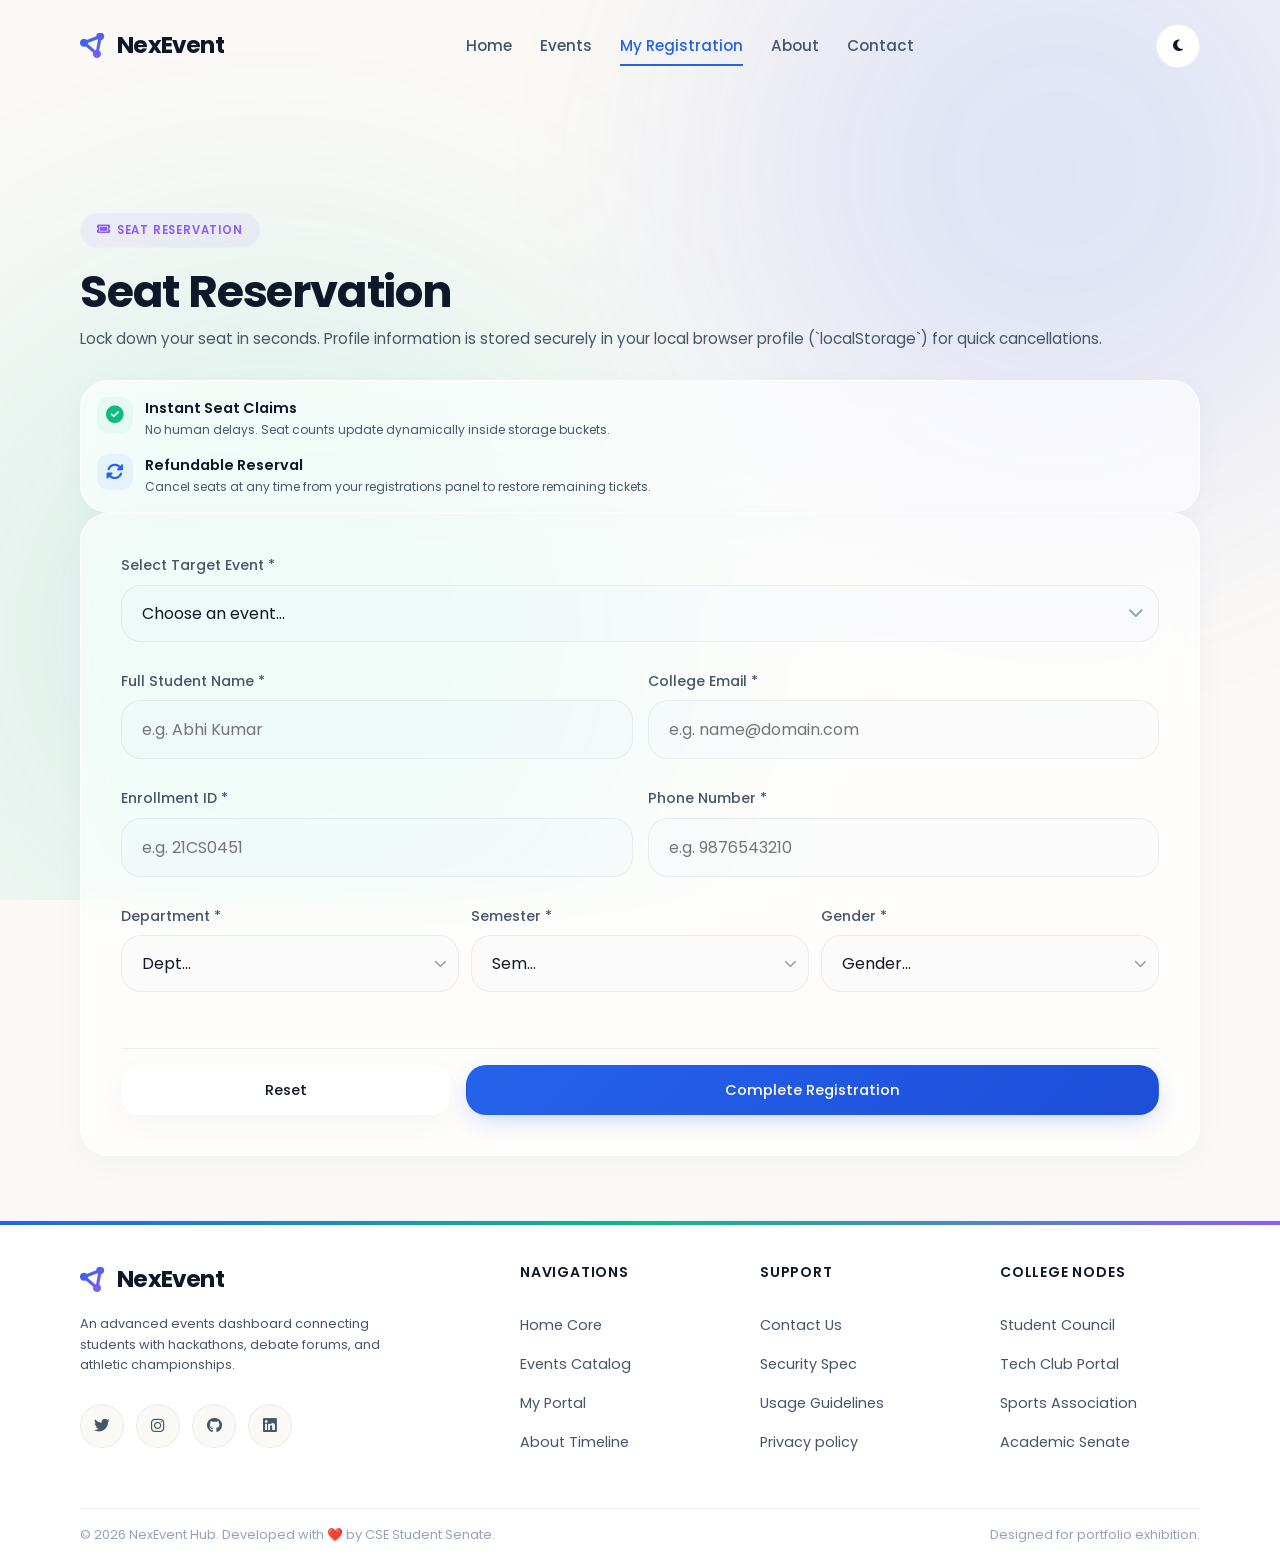
<file: registration.html>
<!DOCTYPE html>
<html lang="en" data-theme="light">
<head>
    <meta charset="UTF-8">
    <meta name="viewport" content="width=device-width, initial-scale=1.0">
    <title>Event Registration — NexEvent</title>
    <!-- Google Fonts -->
    <link rel="preconnect" href="https://fonts.googleapis.com">
    <link rel="preconnect" href="https://fonts.gstatic.com" crossorigin>
    <link href="https://fonts.googleapis.com/css2?family=Poppins:wght@300;400;500;600;700&display=swap" rel="stylesheet">
    <!-- Font Awesome -->
    <link rel="stylesheet" href="https://cdnjs.cloudflare.com/ajax/libs/font-awesome/6.4.0/css/all.min.css">
    <!-- Stylesheets -->
    <link rel="stylesheet" href="css/style.css">
</head>
<body>

    <!-- Scroll Progress Bar -->
    <div class="scroll-progress-container" aria-hidden="true">
        <div class="scroll-progress-bar"></div>
    </div>

    <!-- Preloader -->
    <div class="preloader">
        <div class="spinner" aria-hidden="true"></div>
        <div class="preloader-text">PREPARING PORTAL</div>
    </div>

    <!-- Aurora backgrounds -->
    <div class="aurora-container" aria-hidden="true">
        <div class="aurora-mesh aurora-1 animate-aurora-1"></div>
        <div class="aurora-mesh aurora-2 animate-aurora-2"></div>
    </div>

    <!-- Header / Sticky Glass Navbar -->
    <nav class="navbar" aria-label="Main Navigation">
        <div class="container">
            <a href="index.html" class="logo" aria-label="NexEvent Home">
                <i class="fas fa-circle-nodes logo-icon" aria-hidden="true"></i> NexEvent
            </a>
            
            <ul class="nav-menu">
                <li><a href="index.html" class="nav-link">Home</a></li>
                <li><a href="events.html" class="nav-link">Events</a></li>
                <li><a href="registration.html" class="nav-link active">My Registration</a></li>
                <li><a href="about.html" class="nav-link">About</a></li>
                <li><a href="contact.html" class="nav-link">Contact</a></li>
            </ul>

            <div class="nav-actions">
                <button class="theme-toggle" aria-label="Toggle Color Theme" type="button">
                    <i class="fas fa-moon" aria-hidden="true"></i>
                    <i class="fas fa-sun" aria-hidden="true"></i>
                </button>
                <button class="hamburger" aria-label="Toggle Mobile Navigation Drawer" aria-expanded="false" type="button">
                    <span aria-hidden="true"></span>
                    <span aria-hidden="true"></span>
                    <span aria-hidden="true"></span>
                </button>
            </div>
        </div>
    </nav>

    <!-- Main Content -->
    <main>
        
        <section class="section-padding anim-fade-in-up" style="padding-top: 100px;">
            <div class="container grid-2" style="align-items: flex-start; gap: 40px;">
                
                <!-- Left Column Info Panel -->
                <div style="position: sticky; top: 100px;">
                    <span class="badge badge-academic"><i class="fas fa-ticket" aria-hidden="true"></i> Seat Reservation</span>
                    <h1 style="font-size: var(--font-h1); margin-top: var(--spacing-xs); letter-spacing: -1.2px; font-weight: 700;">Seat Reservation</h1>
                    <p style="color: var(--text-secondary); margin-bottom: var(--spacing-md); font-size: 0.95rem;">
                        Lock down your seat in seconds. Profile information is stored securely in your local browser profile (`localStorage`) for quick cancellations.
                    </p>
                    
                    <!-- Info Cards -->
                    <div class="glass-panel" style="padding: var(--spacing-sm); display: flex; flex-direction: column; gap: 15px;">
                        <div style="display: flex; gap: 12px; align-items: flex-start;">
                            <div style="width: 36px; height: 36px; border-radius: var(--radius-sm); background: rgba(52, 211, 153, 0.08); color: var(--secondary); display: flex; align-items: center; justify-content: center; flex-shrink: 0; font-size: 1.1rem;">
                                <i class="fas fa-circle-check" aria-hidden="true"></i>
                            </div>
                            <div>
                                <h4 style="font-size: 0.9rem; font-weight: 600;">Instant Seat Claims</h4>
                                <p style="font-size: 0.75rem; color: var(--text-secondary);">No human delays. Seat counts update dynamically inside storage buckets.</p>
                            </div>
                        </div>
                        <div style="display: flex; gap: 12px; align-items: flex-start;">
                            <div style="width: 36px; height: 36px; border-radius: var(--radius-sm); background: rgba(59, 130, 246, 0.08); color: var(--primary); display: flex; align-items: center; justify-content: center; flex-shrink: 0; font-size: 1.1rem;">
                                <i class="fas fa-rotate" aria-hidden="true"></i>
                            </div>
                            <div>
                                <h4 style="font-size: 0.9rem; font-weight: 600;">Refundable Reserval</h4>
                                <p style="font-size: 0.75rem; color: var(--text-secondary);">Cancel seats at any time from your registrations panel to restore remaining tickets.</p>
                            </div>
                        </div>
                    </div>
                </div>

                <!-- Right Column Form Panel -->
                <div class="glass-panel card-glow" style="padding: var(--spacing-lg); width: 100%;">
                    <form id="event-registration-form" novalidate aria-label="Event Seat Booking Form">
                        
                        <div class="form-group">
                            <label class="form-label" for="eventId">Select Target Event *</label>
                            <div style="position: relative;">
                                <select name="eventId" id="eventId" class="form-input" style="padding-right: 35px; cursor: pointer; appearance: none; -webkit-appearance: none;">
                                    <option value="" disabled selected>Choose an event...</option>
                                </select>
                                <i class="fas fa-chevron-down" style="position: absolute; right: 15px; top: 50%; transform: translateY(-50%); color: var(--text-muted); pointer-events: none;" aria-hidden="true"></i>
                            </div>
                        </div>

                        <div style="display: grid; grid-template-columns: repeat(auto-fit, minmax(min(220px, 100%), 1fr)); gap: 15px;">
                            <div class="form-group">
                                <label class="form-label" for="studentName">Full Student Name *</label>
                                <input type="text" name="studentName" id="studentName" class="form-input" placeholder="e.g. Abhi Kumar" required>
                            </div>
                            <div class="form-group">
                                <label class="form-label" for="email">College Email *</label>
                                <input type="email" name="email" id="email" class="form-input" placeholder="e.g. name@domain.com" required>
                            </div>
                        </div>

                        <div style="display: grid; grid-template-columns: repeat(auto-fit, minmax(min(220px, 100%), 1fr)); gap: 15px;">
                            <div class="form-group">
                                <label class="form-label" for="enrollmentNo">Enrollment ID *</label>
                                <input type="text" name="enrollmentNo" id="enrollmentNo" class="form-input" placeholder="e.g. 21CS0451" required>
                            </div>
                            <div class="form-group">
                                <label class="form-label" for="phone">Phone Number *</label>
                                <input type="tel" name="phone" id="phone" class="form-input" placeholder="e.g. 9876543210" required>
                            </div>
                        </div>

                        <div style="display: grid; grid-template-columns: repeat(auto-fit, minmax(min(140px, 100%), 1fr)); gap: 12px; margin-bottom: var(--spacing-md);">
                            <div class="form-group">
                                <label class="form-label" for="department">Department *</label>
                                <div style="position: relative;">
                                    <select name="department" id="department" class="form-input" style="padding-right: 30px; appearance: none; -webkit-appearance: none;">
                                        <option value="" disabled selected>Dept...</option>
                                        <option value="CSE">Comp. Science (CSE)</option>
                                        <option value="ECE">Electronics (ECE)</option>
                                        <option value="ME">Mechanical (ME)</option>
                                        <option value="CE">Civil Eng (CE)</option>
                                        <option value="EE">Electrical (EE)</option>
                                    </select>
                                    <i class="fas fa-chevron-down" style="position: absolute; right: 12px; top: 50%; transform: translateY(-50%); color: var(--text-muted); pointer-events: none; font-size: 0.8rem;" aria-hidden="true"></i>
                                </div>
                            </div>
                            <div class="form-group">
                                <label class="form-label" for="semester">Semester *</label>
                                <div style="position: relative;">
                                    <select name="semester" id="semester" class="form-input" style="padding-right: 30px; appearance: none; -webkit-appearance: none;">
                                        <option value="" disabled selected>Sem...</option>
                                        <option value="1">1st Sem</option>
                                        <option value="2">2nd Sem</option>
                                        <option value="3">3rd Sem</option>
                                        <option value="4">4th Sem</option>
                                        <option value="5">5th Sem</option>
                                        <option value="6">6th Sem</option>
                                        <option value="7">7th Sem</option>
                                        <option value="8">8th Sem</option>
                                    </select>
                                    <i class="fas fa-chevron-down" style="position: absolute; right: 12px; top: 50%; transform: translateY(-50%); color: var(--text-muted); pointer-events: none; font-size: 0.8rem;" aria-hidden="true"></i>
                                </div>
                            </div>
                            <div class="form-group">
                                <label class="form-label" for="gender">Gender *</label>
                                <div style="position: relative;">
                                    <select name="gender" id="gender" class="form-input" style="padding-right: 30px; appearance: none; -webkit-appearance: none;">
                                        <option value="" disabled selected>Gender...</option>
                                        <option value="male">Male</option>
                                        <option value="female">Female</option>
                                        <option value="other">Other</option>
                                    </select>
                                    <i class="fas fa-chevron-down" style="position: absolute; right: 12px; top: 50%; transform: translateY(-50%); color: var(--text-muted); pointer-events: none; font-size: 0.8rem;" aria-hidden="true"></i>
                                </div>
                            </div>
                        </div>

                        <div style="display: flex; gap: 15px; border-top: 1px solid var(--border-color); padding-top: var(--spacing-sm); margin-top: var(--spacing-sm); flex-wrap: wrap;">
                            <button type="reset" class="btn btn-glass" style="flex-grow: 1; min-width: 100px;">Reset</button>
                            <button type="submit" class="btn btn-primary btn-magnetic" style="flex-grow: 2; min-width: 180px;">Complete Registration</button>
                        </div>

                    </form>
                </div>

            </div>
        </section>

    </main>

    <!-- Success Modal Overlay -->
    <div id="success-modal" class="modal-overlay" aria-modal="true" role="dialog" aria-labelledby="success-heading">
        <div class="modal-container anim-scale-in" style="max-width: 450px; text-align: center;">
            <div class="modal-body" style="padding: var(--spacing-xl);">
                
                <div style="width: 80px; height: 80px; margin: 0 auto 20px;" aria-hidden="true">
                    <svg viewBox="0 0 52 52" style="width: 100%; height: 100%; border-radius: 50%; display: block; stroke-width: 2; stroke: var(--secondary); stroke-miterlimit: 10;">
                        <circle cx="26" cy="26" r="25" fill="none" style="stroke-dasharray: 166; stroke-dashoffset: 166; stroke-width: 2.5; stroke-miterlimit: 10; stroke: var(--secondary); animation: stroke 0.6s cubic-bezier(0.65, 0, 0.45, 1) forwards;"/>
                        <path fill="none" d="M14.1 27.2l7.1 7.2 16.7-16.8" style="stroke-dasharray: 48; stroke-dashoffset: 48; stroke-width: 3.5; stroke-linecap: round; stroke-miterlimit: 10; stroke: var(--secondary); animation: drawCheck 0.4s cubic-bezier(0.65, 0, 0.45, 1) 0.6s forwards;"/>
                    </svg>
                </div>

                <h2 id="success-heading" style="font-size: 1.8rem; font-weight: 700; margin-bottom: 8px; letter-spacing: -0.8px;">Reservation Logged!</h2>
                <p style="color: var(--text-secondary); font-size: 0.95rem; line-height: 1.5; margin-bottom: var(--spacing-md);">
                    Your seat booking was successful. An entry has been logged to your registrations panel.
                </p>

                <div class="glass-panel" style="padding: var(--spacing-sm); text-align: left; margin-bottom: var(--spacing-md); font-size: 0.85rem; display: flex; flex-direction: column; gap: 8px;">
                    <div><strong>Ticket ID:</strong> <span id="success-ticket-id" class="text-primary font-semibold">REG-000</span></div>
                    <div><strong>Event:</strong> <span id="success-event-title">Event Title</span></div>
                    <div><strong>Student:</strong> <span id="success-student-name">Student Name</span></div>
                </div>

                <button class="btn btn-primary w-full" id="success-close-btn" type="button">View My Dashboard</button>
            </div>
        </div>
    </div>

    <!-- Back to top -->
    <button class="back-to-top" aria-label="Scroll Back To Top" type="button"><i class="fas fa-arrow-up" aria-hidden="true"></i></button>

    <!-- Footer -->
    <footer aria-label="Footer Area">
        <div class="footer-waves" aria-hidden="true"></div>
        <div class="container">
            <div class="footer-content">
                <div class="footer-brand">
                    <a href="index.html" class="logo" aria-label="NexEvent Home">
                        <i class="fas fa-circle-nodes logo-icon" aria-hidden="true"></i> NexEvent
                    </a>
                    <p class="footer-description">
                        An advanced events dashboard connecting students with hackathons, debate forums, and athletic championships.
                    </p>
                    <div class="footer-socials">
                        <a href="#" class="social-icon" aria-label="Twitter Page"><i class="fab fa-twitter" aria-hidden="true"></i></a>
                        <a href="#" class="social-icon" aria-label="Instagram Page"><i class="fab fa-instagram" aria-hidden="true"></i></a>
                        <a href="#" class="social-icon" aria-label="GitHub Page"><i class="fab fa-github" aria-hidden="true"></i></a>
                        <a href="#" class="social-icon" aria-label="LinkedIn Page"><i class="fab fa-linkedin" aria-hidden="true"></i></a>
                    </div>
                </div>
                <div>
                    <h3 class="footer-heading">Navigations</h3>
                    <ul class="footer-links">
                        <li><a href="index.html">Home Core</a></li>
                        <li><a href="events.html">Events Catalog</a></li>
                        <li><a href="my-registration.html">My Portal</a></li>
                        <li><a href="about.html">About Timeline</a></li>
                    </ul>
                </div>
                <div>
                    <h3 class="footer-heading">Support</h3>
                    <ul class="footer-links">
                        <li><a href="contact.html">Contact Us</a></li>
                        <li><a href="#">Security Spec</a></li>
                        <li><a href="#">Usage Guidelines</a></li>
                        <li><a href="#">Privacy policy</a></li>
                    </ul>
                </div>
                <div>
                    <h3 class="footer-heading">College Nodes</h3>
                    <ul class="footer-links">
                        <li><a href="https://github.com" target="_blank" rel="noopener noreferrer">Student Council</a></li>
                        <li><a href="#">Tech Club Portal</a></li>
                        <li><a href="#">Sports Association</a></li>
                        <li><a href="#">Academic Senate</a></li>
                    </ul>
                </div>
            </div>
            <div class="footer-bottom">
                <p>&copy; 2026 NexEvent Hub. Developed with ❤️ by CSE Student Senate.</p>
                <p>Designed for portfolio exhibition.</p>
            </div>
        </div>
    </footer>

    <!-- Scripts -->
    <script src="js/theme.js"></script>
    <script src="js/storage.js"></script>
    <script src="js/events.js"></script>
    <script src="js/validation.js"></script>
    <script src="js/modal.js"></script>
    <script src="js/counter.js"></script>
    <script src="js/countdown.js"></script>
    <script src="js/search.js"></script>
    <script src="js/sort.js"></script>
    <script src="js/filter.js"></script>
    <script src="js/animation.js"></script>
    <script src="js/app.js"></script>

    <!-- Page Specific Script -->
    <script>
        document.addEventListener('DOMContentLoaded', () => {
            const events = EventManager.loadEvents();
            const form = document.getElementById('event-registration-form');
            const selectEl = document.getElementById('eventId');
            
            if (selectEl) {
                selectEl.innerHTML = '<option value="" disabled selected>Choose an event...</option>';
                events.forEach(ev => {
                    const option = document.createElement('option');
                    option.value = ev.id;
                    option.textContent = `${ev.title} (${ev.seatsLeft} Seats Left)`;
                    
                    if (ev.seatsLeft === 0) {
                        option.disabled = true;
                        option.textContent += ' [SOLD OUT]';
                    }
                    selectEl.appendChild(option);
                });
            }

            FormValidation.initRealtimeValidation(form);

            const urlParams = new URLSearchParams(window.location.search);
            const queryEventId = urlParams.get('event');
            if (queryEventId && selectEl) {
                selectEl.value = queryEventId;
            }

            if (form) {
                form.addEventListener('submit', (e) => {
                    e.preventDefault();

                    const isValid = FormValidation.validateRegistration(form);
                    if (!isValid) {
                        App.showToast("Form Invalid", "Please resolve errors before submitting.", "error");
                        return;
                    }

                    const eventId = form.querySelector('[name="eventId"]').value;
                    const studentName = form.querySelector('[name="studentName"]').value.trim();
                    const email = form.querySelector('[name="email"]').value.trim();
                    const enrollmentNo = form.querySelector('[name="enrollmentNo"]').value.trim();
                    const department = form.querySelector('[name="department"]').value;
                    const semester = form.querySelector('[name="semester"]').value;
                    const phone = form.querySelector('[name="phone"]').value.trim();
                    const gender = form.querySelector('[name="gender"]').value;
                    
                    const eventData = EventManager.getEventById(eventId);

                    const submission = {
                        eventId,
                        eventName: eventData.title,
                        studentName,
                        email,
                        enrollmentNo,
                        department,
                        semester,
                        phone,
                        gender
                    };

                    const result = StorageManager.registerStudent(submission);

                    if (result.success) {
                        document.getElementById('success-ticket-id').textContent = result.registration.id;
                        document.getElementById('success-event-title').textContent = submission.eventName;
                        document.getElementById('success-student-name').textContent = submission.studentName;
                        
                        ModalManager.open('success-modal');
                        App.showToast("Registration Confirmed!", "Seat reserved successfully.", "success");
                        
                        triggerConfetti();

                        const closeBtn = document.getElementById('success-close-btn');
                        closeBtn.onclick = () => {
                            window.location.href = 'my-registration.html';
                        };
                    } else {
                        App.showToast("Registration Failed", result.message, "error");
                    }
                });
            }
        });

        function triggerConfetti() {
            const count = 75;
            const container = document.body;

            for (let i = 0; i < count; i++) {
                const conf = document.createElement('div');
                conf.style.position = 'fixed';
                conf.style.width = `${Math.random() * 8 + 5}px`;
                conf.style.height = `${Math.random() * 8 + 5}px`;
                
                const colors = ['#3B82F6', '#10B981', '#F59E0B', '#EF4444', '#A78BFA'];
                conf.style.backgroundColor = colors[Math.floor(Math.random() * colors.length)];
                
                conf.style.borderRadius = Math.random() > 0.5 ? '50%' : '0%';
                conf.style.left = `${Math.random() * 100}vw`;
                conf.style.top = `-50px`;
                conf.style.zIndex = '9999';
                conf.style.pointerEvents = 'none';
                
                const duration = Math.random() * 3 + 2.5;
                conf.style.animation = `confetti-fall ${duration}s linear forwards`;
                conf.style.transform = `rotate(${Math.random() * 360}deg)`;

                container.appendChild(conf);

                setTimeout(() => {
                    conf.remove();
                }, duration * 1000);
            }
        }
    </script>
</body>
</html>
</file>
<file: css/style.css>
/* 
   File: css/style.css
   Purpose: Core document resets, fluid responsive base styling, keyboard focus visibility indicators, sticky glass header, and footer wave components.
*/

@import url('variables.css');
@import url('animations.css');
@import url('components.css');

/* --- 1. Global Reset, Accessibility Focus & Typography --- */
* {
    margin: 0;
    padding: 0;
    box-sizing: border-box;
}

html {
    scroll-behavior: smooth;
}

body {
    font-family: var(--font-family);
    font-size: var(--font-body);
    background-color: var(--bg-primary);
    color: var(--text-primary);
    transition: background-color var(--transition-slow), color var(--transition-slow);
    min-height: 100vh;
    display: flex;
    flex-direction: column;
    overflow-x: hidden;
    line-height: 1.6;
}

/* Accessible focus styling for keyboard navigation */
*:focus {
    outline: none;
}

*:focus-visible {
    outline: 2.5px solid var(--primary);
    outline-offset: 3px;
    box-shadow: 0 0 0 6px rgba(var(--primary-rgb), 0.15);
}

img {
    max-width: 100%;
    height: auto;
    display: block;
}

h1 { font-size: var(--font-h1); }
h2 { font-size: var(--font-h2); }
h3 { font-size: var(--font-h3); }
h4, h5, h6 { font-weight: 600; }

a {
    color: inherit;
    text-decoration: none;
    transition: color var(--transition-fast);
    display: inline-block;
}

.container {
    width: 90%;
    max-width: 1200px;
    margin: 0 auto;
    padding: 0 var(--spacing-sm);
}

.section-padding {
    padding: var(--spacing-xl) 0;
}

/* Custom Scrollbar */
::-webkit-scrollbar {
    width: 8px;
    height: 8px;
}
::-webkit-scrollbar-track {
    background: var(--bg-primary);
}
::-webkit-scrollbar-thumb {
    background: var(--border-color);
    border-radius: var(--radius-full);
}
::-webkit-scrollbar-thumb:hover {
    background: var(--text-muted);
}

/* --- 2. Aurora Backgrounds & Cursor Glows --- */
#cursor-glow {
    position: fixed;
    top: 0;
    left: 0;
    width: 600px;
    height: 600px;
    border-radius: var(--radius-full);
    background: radial-gradient(circle, rgba(var(--primary-rgb), 0.055) 0%, rgba(255, 255, 255, 0) 70%);
    pointer-events: none;
    transform: translate(-50%, -50%);
    z-index: -1;
    mix-blend-mode: screen;
}

[data-theme="dark"] #cursor-glow {
    background: radial-gradient(circle, rgba(var(--primary-rgb), 0.12) 0%, rgba(0, 0, 0, 0) 70%);
}

.aurora-container {
    position: fixed;
    top: 0;
    left: 0;
    width: 100vw;
    height: 100vh;
    z-index: -10;
    overflow: hidden;
    pointer-events: none;
    opacity: 0.65;
}

[data-theme="dark"] .aurora-container {
    opacity: 0.35;
}

.aurora-mesh {
    position: absolute;
    border-radius: var(--radius-full);
    filter: blur(120px);
}

.aurora-1 {
    top: -20%;
    right: -10%;
    width: 700px;
    height: 700px;
    background: radial-gradient(circle, rgba(37, 99, 235, 0.22) 0%, rgba(139, 92, 246, 0.15) 100%);
}

.aurora-2 {
    bottom: -15%;
    left: -10%;
    width: 800px;
    height: 800px;
    background: radial-gradient(circle, rgba(16, 185, 129, 0.18) 0%, rgba(6, 182, 212, 0.12) 100%);
}

/* --- 3. Sticky Navigation Header --- */
.navbar {
    position: fixed;
    top: 0;
    left: 0;
    width: 100%;
    z-index: 900;
    padding: 1.5rem 0;
    background: transparent;
    transition: background var(--transition-normal), 
                backdrop-filter var(--transition-normal), 
                box-shadow var(--transition-normal), 
                padding var(--transition-normal);
}

.navbar.scrolled {
    background: var(--glass-bg);
    backdrop-filter: blur(24px);
    -webkit-backdrop-filter: blur(24px);
    box-shadow: 0 10px 40px -10px rgba(0, 0, 0, 0.04);
    padding: 1rem 0;
    border-bottom: 1px solid var(--border-color);
}

.navbar .container {
    display: flex;
    align-items: center;
    justify-content: space-between;
}

.logo {
    display: flex;
    align-items: center;
    gap: 12px;
    font-weight: 700;
    font-size: clamp(1.2rem, 2vw, 1.45rem);
    color: var(--text-primary);
    letter-spacing: -0.8px;
}

.logo-icon {
    font-size: 1.6rem;
    background: linear-gradient(135deg, var(--primary), var(--accent));
    -webkit-background-clip: text;
    -webkit-text-fill-color: transparent;
}

.nav-menu {
    display: flex;
    align-items: center;
    gap: var(--spacing-md);
    list-style: none;
}

.nav-link {
    font-size: 0.95rem;
    font-weight: 500;
    color: var(--text-secondary);
    position: relative;
    padding: 0.5rem 0;
    transition: color var(--transition-fast);
}

.nav-link:hover,
.nav-link.active {
    color: var(--primary);
}

.nav-link::after {
    content: '';
    position: absolute;
    bottom: 0;
    left: 0;
    width: 0;
    height: 2px;
    background: var(--primary);
    transition: width var(--transition-normal);
}

.nav-link:hover::after,
.nav-link.active::after {
    width: 100%;
}

.nav-actions {
    display: flex;
    align-items: center;
    gap: 12px;
}

/* Theme Toggle */
.theme-toggle {
    width: 44px;
    height: 44px;
    border-radius: var(--radius-full);
    border: 1px solid var(--border-color);
    background: var(--bg-secondary);
    color: var(--text-primary);
    cursor: pointer;
    display: flex;
    align-items: center;
    justify-content: center;
    transition: all var(--transition-normal);
}

.theme-toggle:hover {
    border-color: var(--primary);
    transform: scale(1.05);
}

.theme-toggle .fa-sun { display: none; }
[data-theme="dark"] .theme-toggle .fa-sun { display: block; }
[data-theme="dark"] .theme-toggle .fa-moon { display: none; }

/* Hamburger Menu button */
.hamburger {
    display: none;
    flex-direction: column;
    justify-content: space-between;
    width: 44px;
    height: 44px;
    padding: 13px 10px;
    background: transparent;
    border: none;
    cursor: pointer;
    z-index: 1001;
}

.hamburger span {
    width: 100%;
    height: 2px;
    background: var(--text-primary);
    border-radius: var(--radius-full);
    transition: all var(--transition-normal);
}

.hamburger.is-active span:nth-child(1) {
    transform: translateY(8px) rotate(45deg);
}
.hamburger.is-active span:nth-child(2) {
    opacity: 0;
}
.hamburger.is-active span:nth-child(3) {
    transform: translateY(-8px) rotate(-45deg);
}

/* --- 4. Main Page Structure --- */
main {
    flex-grow: 1;
    margin-top: 88px;
}

.section-header {
    text-align: center;
    margin-bottom: var(--spacing-lg);
}

.section-header h2 {
    font-size: var(--font-h2);
    font-weight: 700;
    margin-top: var(--spacing-xs);
    letter-spacing: -1.2px;
}

/* --- 5. Luxury Footer --- */
footer {
    background: var(--bg-secondary);
    border-top: 1px solid var(--border-color);
    padding-top: var(--spacing-lg);
    position: relative;
    overflow: hidden;
}

.footer-waves {
    position: absolute;
    top: 0;
    left: 0;
    width: 100%;
    height: 4px;
    background: linear-gradient(90deg, var(--primary), var(--secondary), var(--accent));
}

.footer-content {
    display: grid;
    grid-template-columns: 2fr repeat(3, 1fr);
    gap: var(--spacing-lg);
    padding-bottom: var(--spacing-lg);
    border-bottom: 1px solid var(--border-color);
}

.footer-brand .logo {
    margin-bottom: var(--spacing-sm);
    display: inline-flex;
}

.footer-description {
    color: var(--text-secondary);
    font-size: var(--font-small);
    line-height: 1.6;
    margin-bottom: var(--spacing-md);
    max-width: 320px;
}

.footer-socials {
    display: flex;
    gap: 12px;
}

.social-icon {
    width: 44px;
    height: 44px;
    border-radius: var(--radius-full);
    background: var(--bg-primary);
    border: 1px solid var(--border-color);
    display: flex;
    align-items: center;
    justify-content: center;
    color: var(--text-secondary);
    transition: all var(--transition-normal);
}

.social-icon:hover {
    background: var(--primary);
    color: var(--white);
    transform: translateY(-3px);
    box-shadow: 0 10px 20px rgba(var(--primary-rgb), 0.2);
}

.footer-heading {
    font-size: 0.88rem;
    font-weight: 600;
    text-transform: uppercase;
    letter-spacing: 0.8px;
    margin-bottom: var(--spacing-md);
}

.footer-links {
    list-style: none;
}

.footer-links li {
    margin-bottom: 12px;
}

.footer-links a {
    color: var(--text-secondary);
    font-size: 0.9rem;
    padding: 2px 0;
}

.footer-links a:hover {
    color: var(--primary);
    padding-left: 4px;
}

.footer-bottom {
    display: flex;
    justify-content: space-between;
    align-items: center;
    padding: var(--spacing-sm) 0;
    color: var(--text-muted);
    font-size: var(--font-small);
}

/* --- 6. Navigation Indicators --- */
.back-to-top {
    position: fixed;
    bottom: 30px;
    left: 30px;
    width: 48px;
    height: 48px;
    border-radius: var(--radius-full);
    background: var(--glass-bg);
    border: 1px solid var(--glass-border);
    backdrop-filter: blur(12px);
    color: var(--text-primary);
    cursor: pointer;
    box-shadow: var(--glass-shadow);
    display: flex;
    align-items: center;
    justify-content: center;
    transition: all var(--transition-normal);
    opacity: 0;
    visibility: hidden;
    z-index: 800;
}

.back-to-top.is-active {
    opacity: 1;
    visibility: visible;
}

.back-to-top:hover {
    transform: translateY(-4px);
    border-color: var(--primary);
    color: var(--primary);
}

.scroll-progress-container {
    position: fixed;
    top: 0;
    left: 0;
    width: 100%;
    height: 3px;
    background: transparent;
    z-index: 1000;
}

.scroll-progress-bar {
    height: 100%;
    background: linear-gradient(to right, var(--primary), var(--accent), var(--secondary));
    width: 0%;
}
</file>
